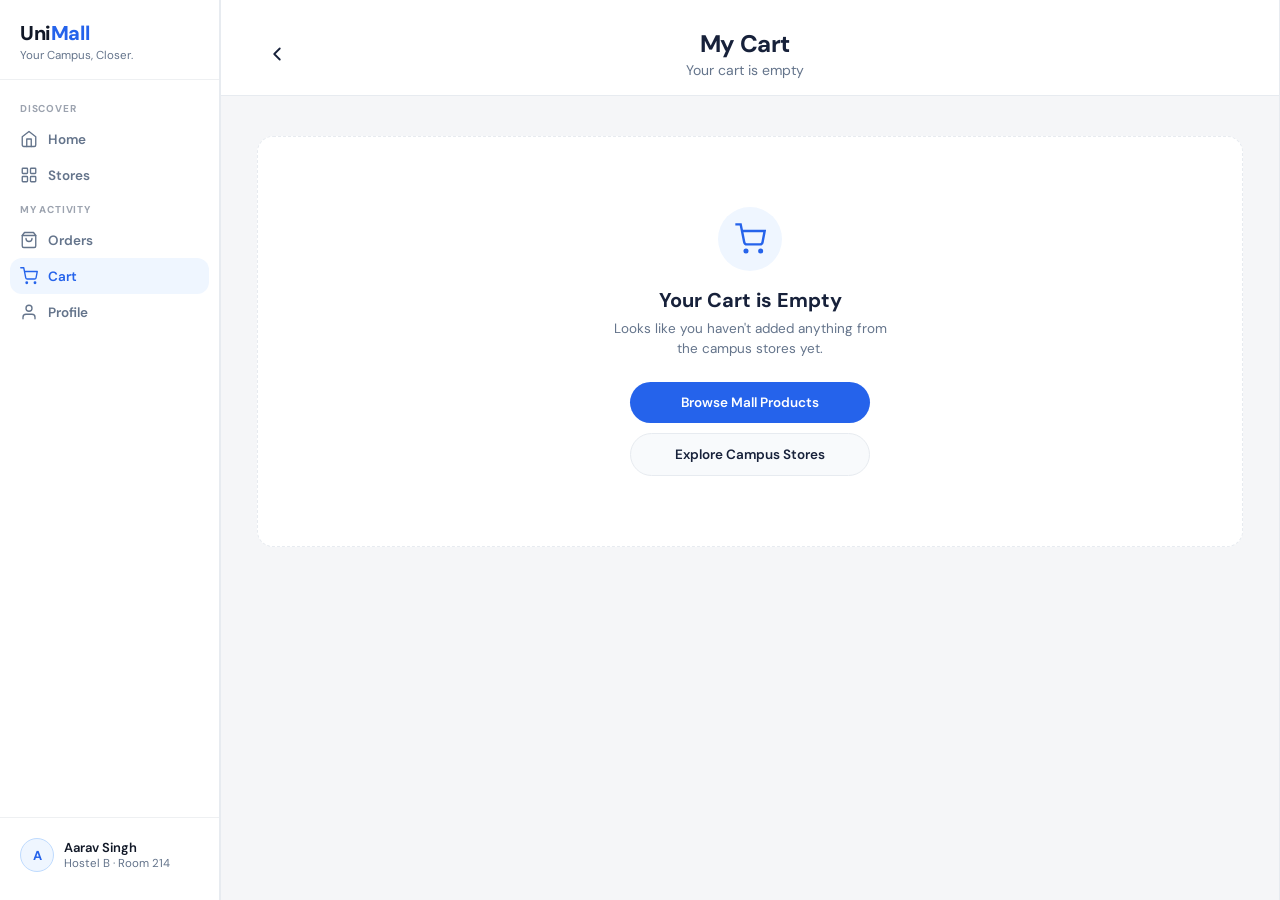
<file: cart.html>
<!DOCTYPE html>
<html lang="en">
<head>
  <meta charset="UTF-8" />
  <meta
    name="viewport"
    content="width=device-width, initial-scale=1.0, viewport-fit=cover"
  />

  <title>UniMall — My Cart</title>
  <meta name="theme-color" content="#0F172A" />
  <link rel="icon" type="image/png" href="faviicon.png" />
  <link rel="apple-touch-icon" href="faviicon.png" />

  <link rel="preconnect" href="https://fonts.googleapis.com">
  <link rel="preconnect" href="https://fonts.gstatic.com" crossorigin>
  <link
    href="https://fonts.googleapis.com/css2?family=DM+Sans:wght@400;500;600;700&display=swap"
    rel="stylesheet"
  >

  <link rel="stylesheet" href="css/styles.css">
  <link rel="stylesheet" href="cart.css">
</head>

<body>

  <div class="desktop-wrapper">

    <!-- SIDEBAR FOR PC / DESKTOP -->
    <aside class="sidebar" id="sidebar" aria-label="Site navigation">
      <div class="sidebar-brand">
        <div class="sidebar-wordmark">Uni<span>Mall</span></div>
        <div class="sidebar-tagline">Your Campus, Closer.</div>
      </div>

      <nav class="sidebar-nav" aria-label="Site navigation">
        <div class="sidebar-section-label">Discover</div>

        <a href="index.html" class="sidebar-item" id="sb-home">
          <svg viewBox="0 0 24 24" aria-hidden="true"><path d="m3 9 9-7 9 7v11a2 2 0 0 1-2 2H5a2 2 0 0 1-2-2z"/><polyline points="9 22 9 12 15 12 15 22"/></svg>
          Home
        </a>
        <a href="stores.html" class="sidebar-item" id="sb-stores">
          <svg viewBox="0 0 24 24" aria-hidden="true"><rect x="3" y="3" width="7" height="7" rx="1"/><rect x="14" y="3" width="7" height="7" rx="1"/><rect x="3" y="14" width="7" height="7" rx="1"/><rect x="14" y="14" width="7" height="7" rx="1"/></svg>
          Stores
        </a>

        <div class="sidebar-section-label">My Activity</div>

        <a href="orders.html" class="sidebar-item" id="sb-orders">
          <svg viewBox="0 0 24 24" aria-hidden="true"><path d="M6 2 3 6v14a2 2 0 0 0 2 2h14a2 2 0 0 0 2-2V6l-3-4z"/><line x1="3" y1="6" x2="21" y2="6"/><path d="M16 10a4 4 0 0 1-8 0"/></svg>
          Orders
        </a>
        <a href="cart.html" class="sidebar-item active" id="sb-cart" aria-current="page">
          <svg viewBox="0 0 24 24" aria-hidden="true"><circle cx="9" cy="21" r="1"/><circle cx="20" cy="21" r="1"/><path d="M1 1h4l2.68 13.39a2 2 0 0 0 2 1.61h9.72a2 2 0 0 0 2-1.61L23 6H6"/></svg>
          Cart
          <span class="sidebar-badge" data-cart aria-label="0 items in cart" style="display:none">0</span>
        </a>
        <a href="profile.html" class="sidebar-item" id="sb-profile">
          <svg viewBox="0 0 24 24" aria-hidden="true"><path d="M20 21v-2a4 4 0 0 0-4-4H8a4 4 0 0 0-4 4v2"/><circle cx="12" cy="7" r="4"/></svg>
          Profile
        </a>
      </nav>

      <div class="sidebar-footer">
        <a href="profile.html" class="sidebar-profile" id="sb-profile-footer">
          <div class="sidebar-avatar">A</div>
          <div class="sidebar-profile-info">
            <div class="sidebar-profile-name">Aarav Singh</div>
            <div class="sidebar-profile-role">Hostel B · Room 214</div>
          </div>
        </a>
      </div>
    </aside>

    <main class="app">

      <!-- HEADER -->
      <header class="cart-header fade-up">
        <button class="icon-button" id="backButton" aria-label="Go back">
          <svg viewBox="0 0 24 24">
            <path d="M15 18l-6-6 6-6"/>
          </svg>
        </button>

        <div class="header-title">
          <h1>My Cart</h1>
          <p id="cartSubtitle">Review your items & checkout</p>
        </div>

        <button class="clear-cart-btn" id="clearCartBtn" aria-label="Clear cart">
          Clear
        </button>
      </header>

      <!-- MAIN CART CONTENT (Shown when items exist) -->
      <div id="cartContentWrap" class="cart-content-wrap fade-up delay-1">

        <!-- LEFT COLUMN: Items, Fulfillment, Notes -->
        <div class="cart-left-col">
          <!-- ITEMS SECTION -->
          <section class="cart-items-section">
            <div class="section-label-row">
              <span class="section-label">Order Items</span>
              <span class="item-count-text" id="itemsCountBadge">0 items</span>
            </div>

            <div class="cart-items-list" id="cartItemsList">
              <!-- Injected via JavaScript -->
            </div>
          </section>

          <!-- FULFILLMENT METHOD -->
          <section class="cart-section fade-up delay-2">
            <div class="section-label">Fulfillment Choice</div>
            
            <div class="fulfillment-toggle-row">
              <button class="fulfillment-btn active" id="btnPickup" data-type="pickup">
                <span class="fulfillment-icon">📦</span>
                <div class="fulfillment-info">
                  <span class="fulfillment-title">Campus Pickup</span>
                  <span class="fulfillment-sub">Free · Ready in 10-15m</span>
                </div>
                <span class="fulfillment-badge">FREE</span>
              </button>

              <button class="fulfillment-btn" id="btnDelivery" data-type="delivery">
                <span class="fulfillment-icon">🛵</span>
                <div class="fulfillment-info">
                  <span class="fulfillment-title">Hostel Delivery</span>
                  <span class="fulfillment-sub">₹20 · Straight to room</span>
                </div>
                <span class="fulfillment-price">₹20</span>
              </button>
            </div>

            <!-- HOSTEL FORM (Shown only for delivery) -->
            <div class="hostel-form hidden" id="hostelDeliveryForm">
              <div class="form-row">
                <div class="form-field">
                  <label for="hostelInput">Hostel / Block</label>
                  <input type="text" id="hostelInput" placeholder="e.g. Hostel B" value="Hostel B">
                </div>
                <div class="form-field">
                  <label for="roomInput">Room No.</label>
                  <input type="text" id="roomInput" placeholder="e.g. 214" value="Room 214">
                </div>
              </div>
              <div class="campus-delivery-estimate" id="campusDeliveryEstimate">
                <span id="deliveryEstimateText"><strong>⚡ Express Delivery:</strong> ~15–20 mins to Hostel B</span>
              </div>
            </div>

            <!-- PICKUP POINT INFO (Shown for pickup) -->
            <div class="pickup-info-box" id="pickupInfoBox">
              <div class="pickup-location-row">
                <span class="loc-pin">📍</span>
                <div>
                  <strong>Ground Floor Pickup Station</strong>
                  <p>Near main university mall entrance</p>
                </div>
              </div>
            </div>
          </section>

          <!-- ORDER NOTES -->
          <section class="cart-section fade-up delay-2">
            <div class="section-label">Instructions / Note for Store</div>
            <textarea class="order-notes-input" id="orderNotesInput" placeholder="Add special instructions (e.g. less ice, extra sugar, call when near)..." rows="2"></textarea>
          </section>
        </div>

        <!-- RIGHT COLUMN: Promo, Bill Breakdown, Payment, Checkout Button -->
        <div class="cart-right-col">
          <!-- COUPON / PROMO CODE -->
          <section class="cart-section fade-up delay-2">
            <div class="section-label">Student Coupons & Promo</div>

            <div class="coupon-box" id="couponBox">
              <div class="coupon-input-wrap">
                <input type="text" id="couponInput" placeholder="Enter coupon code (e.g. CAMPUS10)" autocomplete="off">
                <button id="applyCouponBtn">Apply</button>
              </div>
              <div class="coupon-applied hidden" id="couponAppliedTag">
                <span class="coupon-tag-text" id="appliedCouponText">CAMPUS10 applied (10% OFF)</span>
                <button class="remove-coupon-btn" id="removeCouponBtn">✕</button>
              </div>
            </div>

            <div class="promo-chips-row">
              <button class="promo-chip" data-code="CAMPUS10">🏷️ CAMPUS10 (10% Off)</button>
              <button class="promo-chip" data-code="FREEDEL">🏷️ FREEDEL (Free Delivery)</button>
              <button class="promo-chip" data-code="STUDENT20">🏷️ STUDENT20 (₹20 Off)</button>
            </div>
          </section>

          <!-- BILL DETAILS -->
          <section class="cart-section bill-section fade-up delay-2">
            <div class="section-label">Bill Summary</div>

            <div class="bill-breakdown">
              <div class="bill-row">
                <span>Item Subtotal</span>
                <span id="billSubtotal">₹0</span>
              </div>
              <div class="bill-row">
                <span>Delivery Fee</span>
                <span id="billDeliveryFee">FREE</span>
              </div>
              <div class="bill-row hidden" id="billDiscountRow">
                <span class="discount-label">Coupon Discount</span>
                <span class="discount-val" id="billDiscount">-₹0</span>
              </div>
              <div class="bill-row">
                <span>Campus Handling & Packaging</span>
                <span id="billPackaging">₹5</span>
              </div>
              <div class="bill-row grand-total-row">
                <span>Total Payable</span>
                <span id="billGrandTotal">₹0</span>
              </div>
            </div>
          </section>

          <!-- PAYMENT METHOD -->
          <section class="cart-section fade-up delay-3">
            <div class="section-label">Payment Method <span class="test-badge">TEST MODE</span></div>

            <div class="payment-methods-grid">
              <label class="payment-method-card active">
                <input type="radio" name="paymentMethod" value="upi" checked>
                <div class="payment-content">
                  <span class="pay-icon">⚡</span>
                  <div class="pay-info">
                    <strong>UPI / QR</strong>
                    <p>Google Pay, PhonePe, Paytm</p>
                  </div>
                </div>
              </label>

              <label class="payment-method-card">
                <input type="radio" name="paymentMethod" value="card">
                <div class="payment-content">
                  <span class="pay-icon">💳</span>
                  <div class="pay-info">
                    <strong>Card</strong>
                    <p>Debit / Credit Card</p>
                  </div>
                </div>
              </label>

              <label class="payment-method-card">
                <input type="radio" name="paymentMethod" value="cod">
                <div class="payment-content">
                  <span class="pay-icon">💵</span>
                  <div class="pay-info">
                    <strong>Pay on Pickup / COD</strong>
                    <p>Cash at the counter</p>
                  </div>
                </div>
              </label>
            </div>
          </section>

          <!-- CHECKOUT ACTION BAR -->
          <div class="checkout-footer-bar">
            <div class="checkout-price-preview">
              <span class="preview-label">Grand Total</span>
              <span class="preview-price" id="checkoutFooterPrice">₹0</span>
            </div>
            <button class="place-order-btn" id="placeOrderBtn">
              <span>Place Order</span>
              <svg viewBox="0 0 24 24">
                <path d="M5 12h14M12 5l7 7-7 7"/>
              </svg>
            </button>
          </div>
        </div>

      </div>

      <!-- EMPTY STATE (Shown when cart is empty) -->
      <div class="empty-cart-state hidden fade-up" id="emptyCartState">
        <div class="empty-cart-icon">
          <svg viewBox="0 0 24 24" aria-hidden="true">
            <circle cx="9" cy="21" r="1"/>
            <circle cx="20" cy="21" r="1"/>
            <path d="M1 1h4l2.68 13.39a2 2 0 0 0 2 1.61h9.72a2 2 0 0 0 2-1.61L23 6H6"/>
          </svg>
        </div>
        <h2>Your Cart is Empty</h2>
        <p>Looks like you haven't added anything from the campus stores yet.</p>
        
        <div class="empty-actions">
          <a href="index.html" class="browse-btn-primary">Browse Mall Products</a>
          <a href="stores.html" class="browse-btn-secondary">Explore Campus Stores</a>
        </div>
      </div>

      <!-- TOAST NOTIFICATION -->
      <div class="cart-toast hidden" id="cartToast">
        <span class="toast-icon">✓</span>
        <span class="toast-message" id="toastMessage">Action completed</span>
      </div>

      <!-- ORDER PLACED EXCITEMENT POP-UP MODAL -->
      <div class="order-success-overlay" id="orderSuccessModal" style="display:none;" role="dialog" aria-modal="true">
        <div class="order-success-modal">
          <div class="success-icon-wrap">
            <span class="confetti-emoji">🎉</span>
          </div>
          <span class="success-badge">Order Confirmed!</span>
          <h2 class="success-title">Woohoo! Your order is in!</h2>
          <div class="success-order-id-pill" id="successOrderIdText">Order #UM1024</div>
          <p class="success-eta-text" id="successEtaText">
            🛵 Delivering to your room in ~15–20 mins
          </p>
          <div class="success-modal-actions">
            <button class="btn-track-success" id="btnTrackSuccess">
              <span>Track Live Order</span>
              <svg viewBox="0 0 24 24" width="16" height="16" fill="none" stroke="currentColor" stroke-width="2.5"><path d="M5 12h14M12 5l7 7-7 7"/></svg>
            </button>
            <a href="index.html" class="btn-continue-success">
              Back to Campus Stores
            </a>
          </div>
        </div>
      </div>

      <!-- BOTTOM NAVIGATION (Canonical across all pages) -->
      <nav class="bottom-nav" id="bottom-nav" aria-label="Main navigation">
        <a href="index.html" class="nav-item" id="nav-home" aria-label="Home">
          <div class="nav-icon-wrap">
            <svg viewBox="0 0 24 24" aria-hidden="true">
              <path d="m3 9 9-7 9 7v11a2 2 0 0 1-2 2H5a2 2 0 0 1-2-2z" />
              <polyline points="9 22 9 12 15 12 15 22" />
            </svg>
          </div>
          <span class="nav-label">Home</span>
        </a>

        <a href="stores.html" class="nav-item" id="nav-stores" aria-label="Stores">
          <div class="nav-icon-wrap">
            <svg viewBox="0 0 24 24" aria-hidden="true">
              <rect x="3" y="3" width="7" height="7" rx="1" />
              <rect x="14" y="3" width="7" height="7" rx="1" />
              <rect x="3" y="14" width="7" height="7" rx="1" />
              <rect x="14" y="14" width="7" height="7" rx="1" />
            </svg>
          </div>
          <span class="nav-label">Stores</span>
        </a>

        <a href="orders.html" class="nav-item" id="nav-orders" aria-label="Orders">
          <div class="nav-icon-wrap">
            <svg viewBox="0 0 24 24" aria-hidden="true">
              <path d="M6 2 3 6v14a2 2 0 0 0 2 2h14a2 2 0 0 0 2-2V6l-3-4z" />
              <line x1="3" y1="6" x2="21" y2="6" />
              <path d="M16 10a4 4 0 0 1-8 0" />
            </svg>
          </div>
          <span class="nav-label">Orders</span>
        </a>

        <a href="cart.html" class="nav-item active" id="nav-cart" aria-label="Cart" aria-current="page">
          <div class="nav-icon-wrap">
            <svg viewBox="0 0 24 24" aria-hidden="true">
              <circle cx="9" cy="21" r="1" />
              <circle cx="20" cy="21" r="1" />
              <path d="M1 1h4l2.68 13.39a2 2 0 0 0 2 1.61h9.72a2 2 0 0 0 2-1.61L23 6H6" />
            </svg>
            <span class="nav-badge" aria-label="0 items in cart" style="display:none">0</span>
          </div>
          <span class="nav-label">Cart</span>
        </a>

        <a href="profile.html" class="nav-item" id="nav-profile" aria-label="Profile">
          <div class="nav-icon-wrap">
            <svg viewBox="0 0 24 24" aria-hidden="true">
              <path d="M20 21v-2a4 4 0 0 0-4-4H8a4 4 0 0 0-4 4v2" />
              <circle cx="12" cy="7" r="4" />
            </svg>
          </div>
          <span class="nav-label">Profile</span>
        </a>
      </nav>

    </main>
  </div>

  <script src="js/config.js"></script>
  <script src="js/sound.js"></script>
  <script src="js/confetti.js"></script>
  <script src="js/data.js"></script>
  <script src="cart.js"></script>
</body>
</html>
</file>
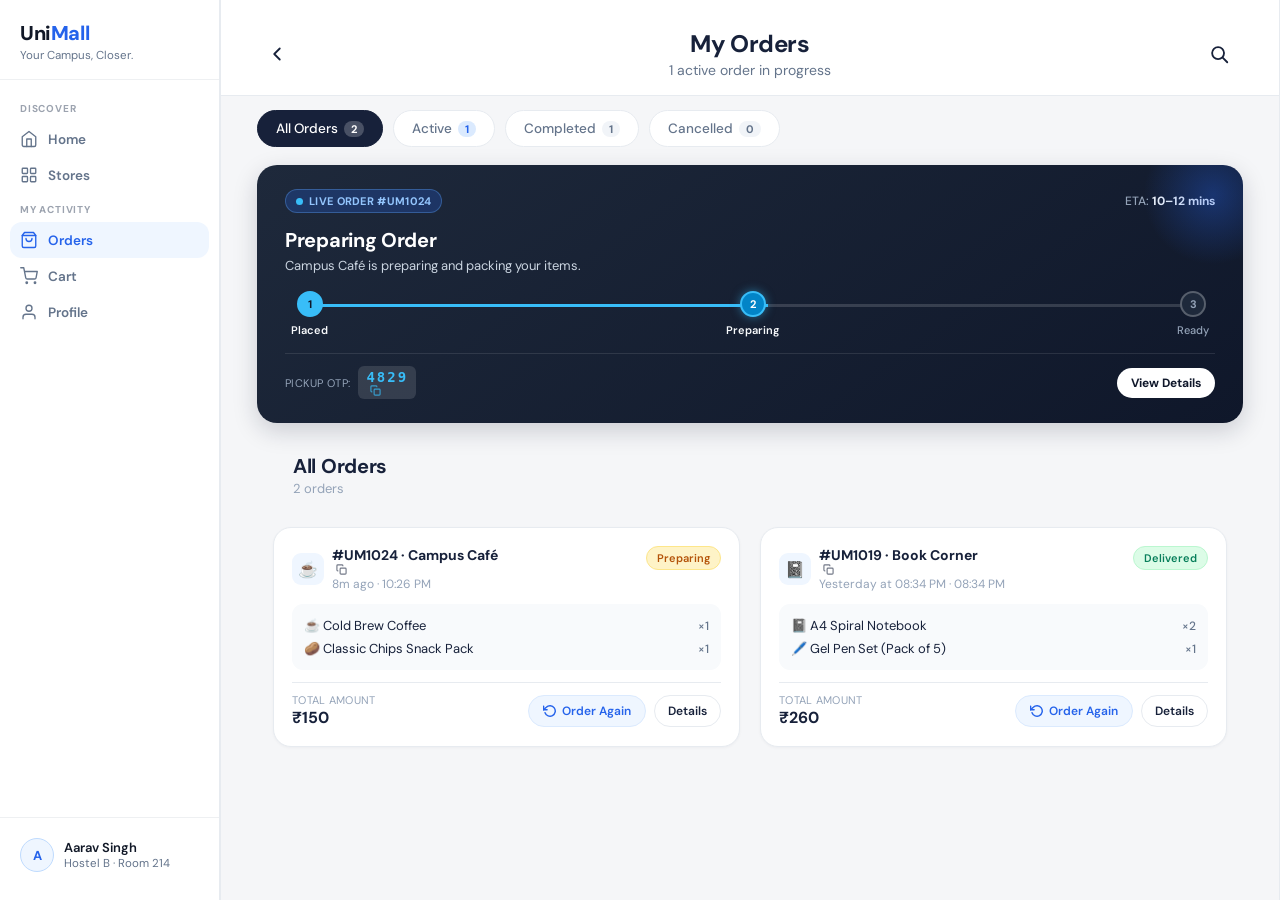
<file: orders.html>
<!DOCTYPE html>
<html lang="en">
<head>
  <meta charset="UTF-8" />
  <meta
    name="viewport"
    content="width=device-width, initial-scale=1.0, viewport-fit=cover"
  />

  <title>UniMall — My Orders</title>
  <meta name="theme-color" content="#0F172A" />
  <link rel="icon" type="image/png" href="faviicon.png" />
  <link rel="apple-touch-icon" href="faviicon.png" />

  <link rel="preconnect" href="https://fonts.googleapis.com">
  <link rel="preconnect" href="https://fonts.gstatic.com" crossorigin>
  <link
    href="https://fonts.googleapis.com/css2?family=DM+Sans:wght@400;500;600;700&display=swap"
    rel="stylesheet"
  >

  <link rel="stylesheet" href="css/styles.css">
  <link rel="stylesheet" href="orders.css">
</head>

<body>

  <div class="desktop-wrapper">

    <!-- SIDEBAR FOR PC / DESKTOP -->
    <aside class="sidebar" id="sidebar" aria-label="Site navigation">
      <div class="sidebar-brand">
        <div class="sidebar-wordmark">Uni<span>Mall</span></div>
        <div class="sidebar-tagline">Your Campus, Closer.</div>
      </div>

      <nav class="sidebar-nav" aria-label="Site navigation">
        <div class="sidebar-section-label">Discover</div>

        <a href="index.html" class="sidebar-item" id="sb-home">
          <svg viewBox="0 0 24 24" aria-hidden="true"><path d="m3 9 9-7 9 7v11a2 2 0 0 1-2 2H5a2 2 0 0 1-2-2z"/><polyline points="9 22 9 12 15 12 15 22"/></svg>
          Home
        </a>
        <a href="stores.html" class="sidebar-item" id="sb-stores">
          <svg viewBox="0 0 24 24" aria-hidden="true"><rect x="3" y="3" width="7" height="7" rx="1"/><rect x="14" y="3" width="7" height="7" rx="1"/><rect x="3" y="14" width="7" height="7" rx="1"/><rect x="14" y="14" width="7" height="7" rx="1"/></svg>
          Stores
        </a>

        <div class="sidebar-section-label">My Activity</div>

        <a href="orders.html" class="sidebar-item active" id="sb-orders" aria-current="page">
          <svg viewBox="0 0 24 24" aria-hidden="true"><path d="M6 2 3 6v14a2 2 0 0 0 2 2h14a2 2 0 0 0 2-2V6l-3-4z"/><line x1="3" y1="6" x2="21" y2="6"/><path d="M16 10a4 4 0 0 1-8 0"/></svg>
          Orders
        </a>
        <a href="cart.html" class="sidebar-item" id="sb-cart">
          <svg viewBox="0 0 24 24" aria-hidden="true"><circle cx="9" cy="21" r="1"/><circle cx="20" cy="21" r="1"/><path d="M1 1h4l2.68 13.39a2 2 0 0 0 2 1.61h9.72a2 2 0 0 0 2-1.61L23 6H6"/></svg>
          Cart
          <span class="sidebar-badge" data-cart aria-label="0 items in cart" style="display:none">0</span>
        </a>
        <a href="profile.html" class="sidebar-item" id="sb-profile">
          <svg viewBox="0 0 24 24" aria-hidden="true"><path d="M20 21v-2a4 4 0 0 0-4-4H8a4 4 0 0 0-4 4v2"/><circle cx="12" cy="7" r="4"/></svg>
          Profile
        </a>
      </nav>

      <div class="sidebar-footer">
        <a href="profile.html" class="sidebar-profile" id="sb-profile-footer">
          <div class="sidebar-avatar">A</div>
          <div class="sidebar-profile-info">
            <div class="sidebar-profile-name">Aarav Singh</div>
            <div class="sidebar-profile-role">Hostel B · Room 214</div>
          </div>
        </a>
      </div>
    </aside>

    <main class="app">

      <!-- HEADER -->
      <header class="orders-header fade-up">
        <button class="icon-button" id="backButton" aria-label="Go back">
          <svg viewBox="0 0 24 24">
            <path d="M15 18l-6-6 6-6"/>
          </svg>
        </button>

        <div class="header-title">
          <h1>My Orders</h1>
          <p id="ordersSubtitle">Track & manage your orders</p>
        </div>

        <button class="icon-button" id="searchToggle" aria-label="Search orders">
          <svg viewBox="0 0 24 24">
            <circle cx="11" cy="11" r="6.5"/>
            <path d="M16 16l5 5"/>
          </svg>
        </button>
      </header>

      <!-- SEARCH BAR -->
      <section class="search-section hidden" id="searchSection">
        <div class="search-box">
          <svg viewBox="0 0 24 24" aria-hidden="true">
            <circle cx="11" cy="11" r="6.5"/>
            <path d="M16 16l5 5"/>
          </svg>
          <input
            type="search"
            id="orderSearch"
            placeholder="Search by order ID, store, or item..."
            autocomplete="off"
          >
          <button id="clearSearch" aria-label="Clear search">×</button>
        </div>
      </section>

      <!-- STATUS TABS -->
      <section class="tabs-section fade-up delay-1">
        <div class="tabs-scroll" id="statusTabs">
          <button class="tab-chip active" data-tab="all">
            All Orders <span class="tab-count" id="countAll">0</span>
          </button>
          <button class="tab-chip" data-tab="active">
            Active <span class="tab-count active-count" id="countActive">0</span>
          </button>
          <button class="tab-chip" data-tab="delivered">
            Completed <span class="tab-count" id="countDelivered">0</span>
          </button>
          <button class="tab-chip" data-tab="cancelled">
            Cancelled <span class="tab-count" id="countCancelled">0</span>
          </button>
        </div>
      </section>

      <!-- LIVE ACTIVE ORDER HIGHLIGHT (Shown if active order exists) -->
      <section class="live-tracker-section hidden fade-up delay-2" id="liveTrackerSection">
        <div class="live-card" id="liveTrackerCard">
          <!-- Injected via JavaScript -->
        </div>
      </section>

      <!-- ORDERS LIST CONTAINER -->
      <section class="orders-section fade-up delay-2">
        <div class="section-header">
          <div>
            <h2 id="ordersSectionTitle">Recent Orders</h2>
            <span id="ordersSectionCount">Showing all orders</span>
          </div>
        </div>

        <!-- ORDER CARDS LIST -->
        <div class="orders-list" id="ordersList">
          <!-- Injected via JavaScript -->
        </div>

        <!-- EMPTY STATE -->
        <div class="empty-state hidden" id="emptyState">
          <div class="empty-icon">
            <svg viewBox="0 0 24 24" aria-hidden="true">
              <path d="M6 2 3 6v14a2 2 0 0 0 2 2h14a2 2 0 0 0 2-2V6l-3-4z"/>
              <line x1="3" y1="6" x2="21" y2="6"/>
              <path d="M16 10a4 4 0 0 1-8 0"/>
            </svg>
          </div>
          <h3 id="emptyTitle">No orders found</h3>
          <p id="emptySub">You have not placed any orders matching this filter yet.</p>
          <div class="empty-actions">
            <a href="index.html" class="primary-action-btn">Browse Mall</a>
            <a href="stores.html" class="secondary-action-btn">Explore Stores</a>
          </div>
        </div>
      </section>

      <!-- ORDER DETAIL MODAL -->
      <div class="order-modal-backdrop hidden" id="orderModalBackdrop">
        <div class="order-modal-sheet" id="orderModalSheet" role="dialog" aria-modal="true" aria-label="Order Details">
          <div class="modal-drag-bar"></div>
          <div class="modal-header">
            <div>
              <div class="modal-order-id" id="modalOrderId">#UM1024</div>
              <div class="modal-order-date" id="modalOrderDate">Today at 2:30 PM</div>
            </div>
            <button class="modal-close-btn" id="modalCloseBtn" aria-label="Close details">×</button>
          </div>

          <div class="modal-body" id="modalBody">
            <!-- Dynamic Content Injected via JS -->
          </div>
        </div>
      </div>

      <!-- TOAST NOTIFICATION -->
      <div class="order-toast hidden" id="orderToast">
        <span class="toast-icon">✓</span>
        <span class="toast-message" id="toastMessage">Action completed</span>
      </div>

      <!-- BOTTOM NAVIGATION (Canonical across all pages) -->
      <nav class="bottom-nav" id="bottom-nav" aria-label="Main navigation">
        <a href="index.html" class="nav-item" id="nav-home" aria-label="Home">
          <div class="nav-icon-wrap">
            <svg viewBox="0 0 24 24" aria-hidden="true">
              <path d="m3 9 9-7 9 7v11a2 2 0 0 1-2 2H5a2 2 0 0 1-2-2z" />
              <polyline points="9 22 9 12 15 12 15 22" />
            </svg>
          </div>
          <span class="nav-label">Home</span>
        </a>

        <a href="stores.html" class="nav-item" id="nav-stores" aria-label="Stores">
          <div class="nav-icon-wrap">
            <svg viewBox="0 0 24 24" aria-hidden="true">
              <rect x="3" y="3" width="7" height="7" rx="1" />
              <rect x="14" y="3" width="7" height="7" rx="1" />
              <rect x="3" y="14" width="7" height="7" rx="1" />
              <rect x="14" y="14" width="7" height="7" rx="1" />
            </svg>
          </div>
          <span class="nav-label">Stores</span>
        </a>

        <a href="orders.html" class="nav-item active" id="nav-orders" aria-label="Orders" aria-current="page">
          <div class="nav-icon-wrap">
            <svg viewBox="0 0 24 24" aria-hidden="true">
              <path d="M6 2 3 6v14a2 2 0 0 0 2 2h14a2 2 0 0 0 2-2V6l-3-4z" />
              <line x1="3" y1="6" x2="21" y2="6" />
              <path d="M16 10a4 4 0 0 1-8 0" />
            </svg>
          </div>
          <span class="nav-label">Orders</span>
        </a>

        <a href="cart.html" class="nav-item" id="nav-cart" aria-label="Cart">
          <div class="nav-icon-wrap">
            <svg viewBox="0 0 24 24" aria-hidden="true">
              <circle cx="9" cy="21" r="1" />
              <circle cx="20" cy="21" r="1" />
              <path d="M1 1h4l2.68 13.39a2 2 0 0 0 2 1.61h9.72a2 2 0 0 0 2-1.61L23 6H6" />
            </svg>
            <span class="nav-badge" aria-label="0 items in cart" style="display:none">0</span>
          </div>
          <span class="nav-label">Cart</span>
        </a>

        <a href="profile.html" class="nav-item" id="nav-profile" aria-label="Profile">
          <div class="nav-icon-wrap">
            <svg viewBox="0 0 24 24" aria-hidden="true">
              <path d="M20 21v-2a4 4 0 0 0-4-4H8a4 4 0 0 0-4 4v2" />
              <circle cx="12" cy="7" r="4" />
            </svg>
          </div>
          <span class="nav-label">Profile</span>
        </a>
      </nav>

    </main>
  </div>

  <script src="js/config.js"></script>
  <script src="js/sound.js"></script>
  <script src="orders.js"></script>
</body>
</html>
</file>
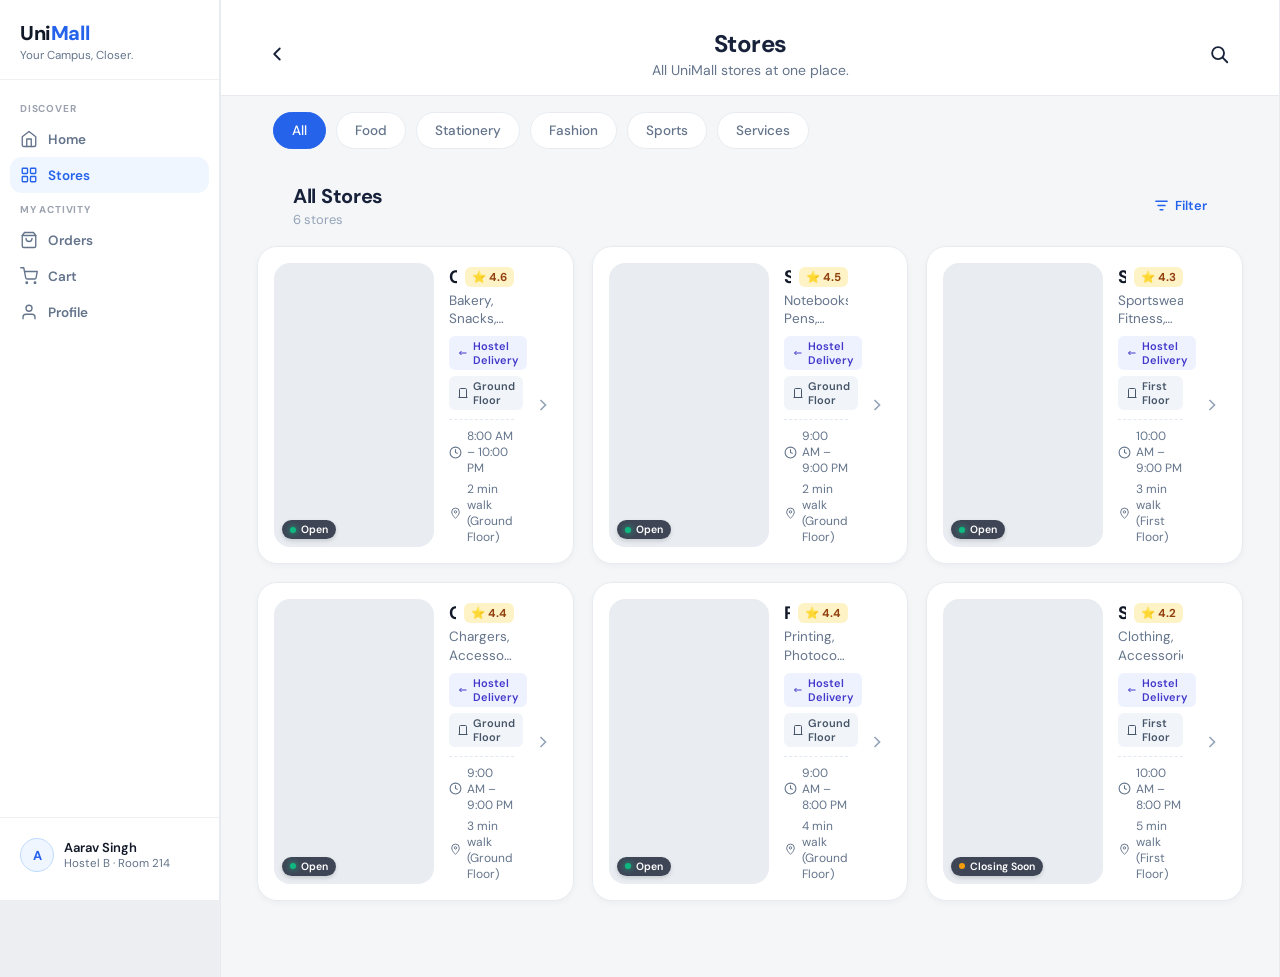
<file: stores.html>
<!DOCTYPE html>
<html lang="en">
<head>
  <meta charset="UTF-8" />
  <meta
    name="viewport"
    content="width=device-width, initial-scale=1.0, viewport-fit=cover"
  />

  <title>UniMall — Stores</title>
  <meta name="theme-color" content="#0F172A" />
  <link rel="icon" type="image/png" href="faviicon.png" />
  <link rel="apple-touch-icon" href="faviicon.png" />

  <link rel="preconnect" href="https://fonts.googleapis.com">
  <link rel="preconnect" href="https://fonts.gstatic.com" crossorigin>
  <link
    href="https://fonts.googleapis.com/css2?family=DM+Sans:wght@400;500;600;700&display=swap"
    rel="stylesheet"
  >

  <link rel="stylesheet" href="css/styles.css">
  <link rel="stylesheet" href="stores.css">
</head>

<body>

  <div class="desktop-wrapper">

    <!-- SIDEBAR FOR PC / DESKTOP -->
    <aside class="sidebar" id="sidebar" aria-label="Site navigation">
      <div class="sidebar-brand">
        <div class="sidebar-wordmark">Uni<span>Mall</span></div>
        <div class="sidebar-tagline">Your Campus, Closer.</div>
      </div>

      <nav class="sidebar-nav" aria-label="Site navigation">
        <div class="sidebar-section-label">Discover</div>

        <a href="index.html" class="sidebar-item" id="sb-home">
          <svg viewBox="0 0 24 24" aria-hidden="true"><path d="m3 9 9-7 9 7v11a2 2 0 0 1-2 2H5a2 2 0 0 1-2-2z"/><polyline points="9 22 9 12 15 12 15 22"/></svg>
          Home
        </a>
        <a href="stores.html" class="sidebar-item active" id="sb-stores" aria-current="page">
          <svg viewBox="0 0 24 24" aria-hidden="true"><rect x="3" y="3" width="7" height="7" rx="1"/><rect x="14" y="3" width="7" height="7" rx="1"/><rect x="3" y="14" width="7" height="7" rx="1"/><rect x="14" y="14" width="7" height="7" rx="1"/></svg>
          Stores
        </a>

        <div class="sidebar-section-label">My Activity</div>

        <a href="orders.html" class="sidebar-item" id="sb-orders">
          <svg viewBox="0 0 24 24" aria-hidden="true"><path d="M6 2 3 6v14a2 2 0 0 0 2 2h14a2 2 0 0 0 2-2V6l-3-4z"/><line x1="3" y1="6" x2="21" y2="6"/><path d="M16 10a4 4 0 0 1-8 0"/></svg>
          Orders
        </a>
        <a href="cart.html" class="sidebar-item" id="sb-cart">
          <svg viewBox="0 0 24 24" aria-hidden="true"><circle cx="9" cy="21" r="1"/><circle cx="20" cy="21" r="1"/><path d="M1 1h4l2.68 13.39a2 2 0 0 0 2 1.61h9.72a2 2 0 0 0 2-1.61L23 6H6"/></svg>
          Cart
          <span class="sidebar-badge" data-cart aria-label="0 items in cart" style="display:none">0</span>
        </a>
        <a href="profile.html" class="sidebar-item" id="sb-profile">
          <svg viewBox="0 0 24 24" aria-hidden="true"><path d="M20 21v-2a4 4 0 0 0-4-4H8a4 4 0 0 0-4 4v2"/><circle cx="12" cy="7" r="4"/></svg>
          Profile
        </a>
      </nav>

      <div class="sidebar-footer">
        <a href="profile.html" class="sidebar-profile" id="sb-profile-footer">
          <div class="sidebar-avatar">A</div>
          <div class="sidebar-profile-info">
            <div class="sidebar-profile-name">Aarav Singh</div>
            <div class="sidebar-profile-role">Hostel B · Room 214</div>
          </div>
        </a>
      </div>
    </aside>

    <main class="app">

      <!-- HEADER -->
      <header class="stores-header fade-up">

        <button class="icon-button" id="backButton" aria-label="Go back">
          <svg viewBox="0 0 24 24">
            <path d="M15 18l-6-6 6-6"/>
          </svg>
        </button>

        <div class="header-title">
          <h1>Stores</h1>
          <p>All UniMall stores at one place.</p>
        </div>

        <button class="icon-button" id="searchToggle" aria-label="Search stores">
          <svg viewBox="0 0 24 24">
            <circle cx="11" cy="11" r="6.5"/>
            <path d="M16 16l5 5"/>
          </svg>
        </button>

      </header>


      <!-- SEARCH -->
      <section class="search-section hidden" id="searchSection">

        <div class="search-box">

          <svg viewBox="0 0 24 24">
            <circle cx="11" cy="11" r="6.5"/>
            <path d="M16 16l5 5"/>
          </svg>

          <input
            type="search"
            id="storeSearch"
            placeholder="Search stores..."
            autocomplete="off"
          >

          <button id="clearSearch" aria-label="Clear search">
            ×
          </button>

        </div>

      </section>


      <!-- CATEGORY FILTER -->
      <section class="category-section fade-up delay-1">

        <div class="category-scroll" id="categoryFilters">

          <button class="filter-chip active" data-category="all">
            All
          </button>

          <button class="filter-chip" data-category="food">
            Food
          </button>

          <button class="filter-chip" data-category="stationery">
            Stationery
          </button>

          <button class="filter-chip" data-category="fashion">
            Fashion
          </button>

          <button class="filter-chip" data-category="sports">
            Sports
          </button>

          <button class="filter-chip" data-category="services">
            Services
          </button>

        </div>

      </section>


      <!-- STORE LIST -->
      <section class="store-section fade-up delay-2">

        <div class="section-header">

          <div>
            <h2 id="resultsTitle">All Stores</h2>
            <span id="storeCount">6 stores</span>
          </div>

          <button class="filter-button" id="filterButton">
            <svg viewBox="0 0 24 24">
              <path d="M4 6h16M7 12h10M10 18h4"/>
            </svg>
            Filter
          </button>

        </div>


        <div class="store-list" id="storeList"></div>


        <!-- EMPTY STATE -->
        <div class="empty-state hidden" id="emptyState">

          <div class="empty-icon">
            <svg viewBox="0 0 24 24">
              <circle cx="11" cy="11" r="6.5"/>
              <path d="M16 16l5 5"/>
            </svg>
          </div>

          <h3>No stores found</h3>

          <p>
            Try a different search or clear your filters.
          </p>

          <div class="empty-actions">

            <button class="secondary-button" id="clearFilters">
              Clear Filters
            </button>

            <button class="primary-button" id="viewAll">
              View All Stores
            </button>

          </div>

        </div>

      </section>


      <!-- FILTER BOTTOM SHEET -->
      <div class="sheet-backdrop hidden" id="sheetBackdrop"></div>

      <aside class="filter-sheet" id="filterSheet">

        <div class="sheet-handle"></div>

        <div class="sheet-header">
          <h2>Filter & Sort</h2>

          <button id="closeSheet" class="close-button">
            ×
          </button>
        </div>


        <div class="filter-group">

          <h3>Category</h3>

          <div class="sheet-chips">

            <button class="sheet-chip active" data-sheet-category="all">
              All
            </button>

            <button class="sheet-chip" data-sheet-category="food">
              Food & Beverages
            </button>

            <button class="sheet-chip" data-sheet-category="stationery">
              Stationery
            </button>

            <button class="sheet-chip" data-sheet-category="fashion">
              Fashion
            </button>

            <button class="sheet-chip" data-sheet-category="electronics">
              Electronics
            </button>

            <button class="sheet-chip" data-sheet-category="sports">
              Sports
            </button>

            <button class="sheet-chip" data-sheet-category="services">
              Services
            </button>

          </div>

        </div>


        <div class="filter-group">

          <h3>Status</h3>

          <div class="sheet-chips">

            <button class="status-chip active" data-status="all">
              All
            </button>

            <button class="status-chip" data-status="open">
              Open Now
            </button>

            <button class="status-chip" data-status="closing">
              Closing Soon
            </button>

            <button class="status-chip" data-status="closed">
              Closed
            </button>

          </div>

        </div>


        <div class="filter-group">

          <h3>Sort by</h3>

          <div class="sheet-chips">

            <button class="sort-chip active" data-sort="distance">
              Distance
            </button>

            <button class="sort-chip" data-sort="name">
              A–Z
            </button>

            <button class="sort-chip" data-sort="rating">
              Rating
            </button>

            <button class="sort-chip" data-sort="popular">
              Most Popular
            </button>

          </div>

        </div>


        <button class="apply-button" id="applyFilters">
          Apply Filters
        </button>

      </aside>


      <!-- BOTTOM NAVIGATION -->
      <nav class="bottom-nav" id="bottom-nav" aria-label="Main navigation">

        <a href="index.html" class="nav-item" id="nav-home" aria-label="Home">
          <div class="nav-icon-wrap">
            <svg viewBox="0 0 24 24" aria-hidden="true">
              <path d="m3 9 9-7 9 7v11a2 2 0 0 1-2 2H5a2 2 0 0 1-2-2z" />
              <polyline points="9 22 9 12 15 12 15 22" />
            </svg>
          </div>
          <span class="nav-label">Home</span>
        </a>

        <a href="stores.html" class="nav-item active" id="nav-stores" aria-label="Stores" aria-current="page">
          <div class="nav-icon-wrap">
            <svg viewBox="0 0 24 24" aria-hidden="true">
              <rect x="3" y="3" width="7" height="7" rx="1" />
              <rect x="14" y="3" width="7" height="7" rx="1" />
              <rect x="3" y="14" width="7" height="7" rx="1" />
              <rect x="14" y="14" width="7" height="7" rx="1" />
            </svg>
          </div>
          <span class="nav-label">Stores</span>
        </a>

        <a href="orders.html" class="nav-item" id="nav-orders" aria-label="Orders">
          <div class="nav-icon-wrap">
            <svg viewBox="0 0 24 24" aria-hidden="true">
              <path d="M6 2 3 6v14a2 2 0 0 0 2 2h14a2 2 0 0 0 2-2V6l-3-4z" />
              <line x1="3" y1="6" x2="21" y2="6" />
              <path d="M16 10a4 4 0 0 1-8 0" />
            </svg>
          </div>
          <span class="nav-label">Orders</span>
        </a>

        <a href="cart.html" class="nav-item" id="nav-cart" aria-label="Cart">
          <div class="nav-icon-wrap">
            <svg viewBox="0 0 24 24" aria-hidden="true">
              <circle cx="9" cy="21" r="1" />
              <circle cx="20" cy="21" r="1" />
              <path d="M1 1h4l2.68 13.39a2 2 0 0 0 2 1.61h9.72a2 2 0 0 0 2-1.61L23 6H6" />
            </svg>
            <span class="nav-badge" aria-label="0 items in cart" style="display:none">0</span>
          </div>
          <span class="nav-label">Cart</span>
        </a>

        <a href="profile.html" class="nav-item" id="nav-profile" aria-label="Profile">
          <div class="nav-icon-wrap">
            <svg viewBox="0 0 24 24" aria-hidden="true">
              <path d="M20 21v-2a4 4 0 0 0-4-4H8a4 4 0 0 0-4 4v2" />
              <circle cx="12" cy="7" r="4" />
            </svg>
          </div>
          <span class="nav-label">Profile</span>
        </a>

      </nav>

    </main>
  </div>

  <script src="js/config.js"></script>
  <script src="js/sound.js"></script>
  <script src="stores.js"></script>

</body>
</html>
</file>
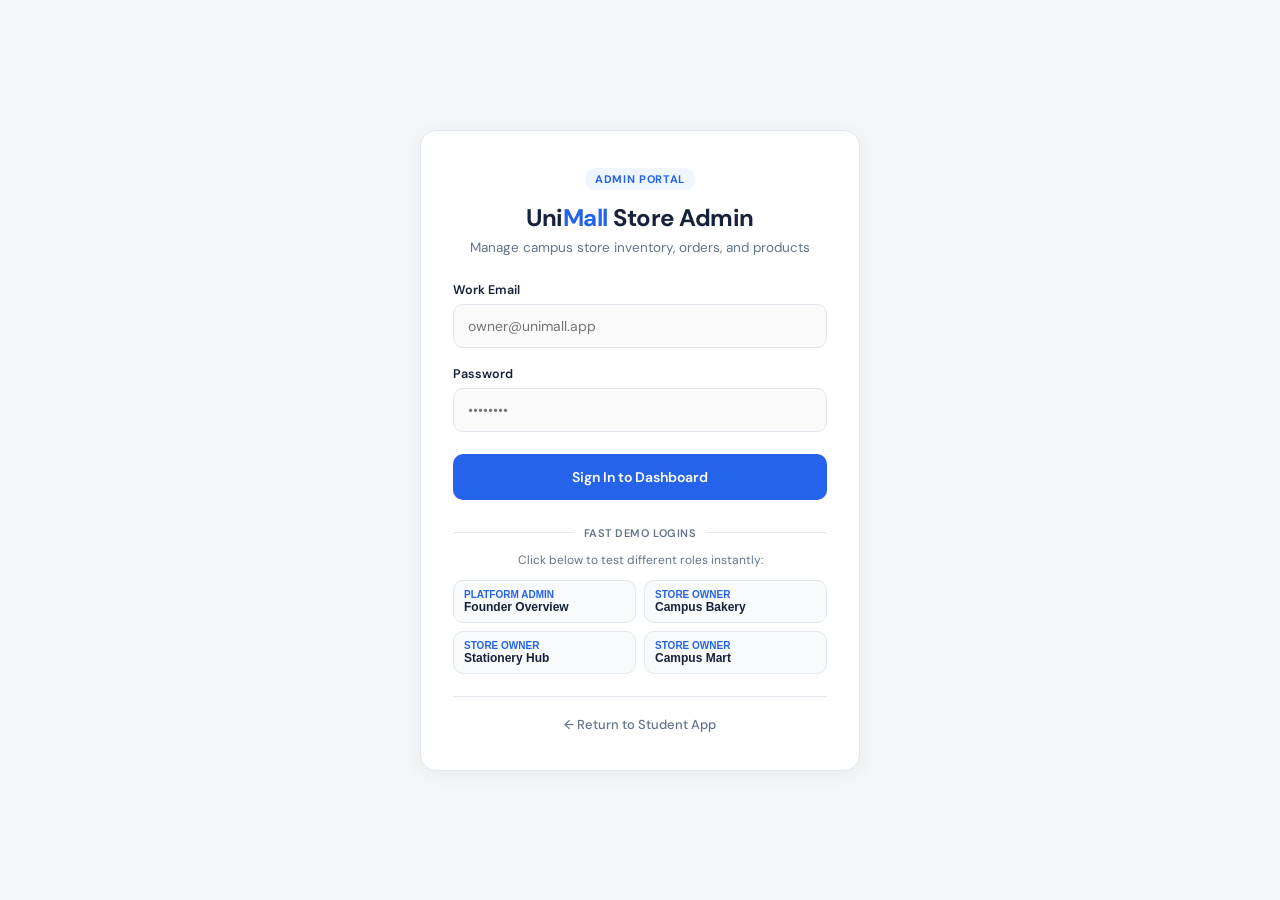
<file: admin/login.html>
<!DOCTYPE html>
<html lang="en">
<head>
  <meta charset="UTF-8" />
  <meta name="viewport" content="width=device-width, initial-scale=1.0, viewport-fit=cover" />
  <title>UniMall Store Admin — Sign In</title>
  <link rel="icon" type="image/png" href="../faviicon.png" />
  <link rel="apple-touch-icon" href="../faviicon.png" />
  <meta name="theme-color" content="#0F172A" />
  <link rel="preconnect" href="https://fonts.googleapis.com" />
  <link rel="preconnect" href="https://fonts.gstatic.com" crossorigin />
  <link href="https://fonts.googleapis.com/css2?family=DM+Sans:ital,opsz,wght@0,9..40,400;0,9..40,500;0,9..40,600;0,9..40,700&display=swap" rel="stylesheet" />
  <link rel="stylesheet" href="login.css" />
</head>
<body>

  <div class="login-container">
    <div class="login-card">
      <div class="brand-header">
        <div class="brand-badge">Admin Portal</div>
        <h1 class="brand-title">Uni<span>Mall</span> Store Admin</h1>
        <p class="brand-subtitle">Manage campus store inventory, orders, and products</p>
      </div>

      <div id="error-alert" class="alert-box error hidden" role="alert"></div>

      <form id="admin-login-form" class="login-form">
        <div class="form-group">
          <label for="email">Work Email</label>
          <input type="email" id="email" name="email" placeholder="owner@unimall.app" required autocomplete="username" />
        </div>

        <div class="form-group">
          <label for="password">Password</label>
          <input type="password" id="password" name="password" placeholder="••••••••" required autocomplete="current-password" />
        </div>

        <button type="submit" id="submit-btn" class="btn-primary">
          <span class="btn-text">Sign In to Dashboard</span>
          <span class="spinner hidden"></span>
        </button>
      </form>

      <div class="demo-section">
        <div class="demo-divider"><span>Fast Demo Logins</span></div>
        <p class="demo-hint">Click below to test different roles instantly:</p>
        <div class="demo-buttons-grid">
          <button type="button" class="btn-demo" data-email="admin@unimall.app" data-pass="admin123">
            <span class="demo-role">Platform Admin</span>
            <span class="demo-name">Founder Overview</span>
          </button>
          <button type="button" class="btn-demo" data-email="bakery@unimall.app" data-pass="bakery123">
            <span class="demo-role">Store Owner</span>
            <span class="demo-name">Campus Bakery</span>
          </button>
          <button type="button" class="btn-demo" data-email="stationery@unimall.app" data-pass="stationery123">
            <span class="demo-role">Store Owner</span>
            <span class="demo-name">Stationery Hub</span>
          </button>
          <button type="button" class="btn-demo" data-email="mart@unimall.app" data-pass="mart123">
            <span class="demo-role">Store Owner</span>
            <span class="demo-name">Campus Mart</span>
          </button>
        </div>
      </div>

      <div class="login-footer">
        <a href="../index.html" class="back-link">← Return to Student App</a>
      </div>
    </div>
  </div>

  <script src="../js/config.js"></script>
  <script src="login.js"></script>
</body>
</html>
</file>
<file: css/styles.css>
/* ═══════════════════════════════════════════════════════════
   UniMall — Canonical Design System & Styles
   css/styles.css
   ═══════════════════════════════════════════════════════════ */

/* ─── 1. DESIGN TOKENS ───────────────────────────────────── */
:root {
  --accent:         #2563EB;
  --accent-light:   #EFF6FF;
  --accent-mid:     #BFDBFE;
  --accent-dark:    #1D4ED8;
  --blue:           #2563EB;
  --blue-soft:      #EFF6FF;
  --blue-border:    #DBEAFE;

  --bg:             #F5F6F8;
  --background:     #F5F6F8;
  --surface:        #FFFFFF;
  --surface-2:      #F0F2F5;
  --surface-soft:   #F9FAFB;

  --text-primary:   #111827;
  --text-secondary: #4B5563;
  --text-tertiary:  #9CA3AF;
  --text-muted:     #6B7280;
  --text-light:     #9CA3AF;
  --text:           #111827;

  --border:         rgba(0, 0, 0, 0.07);
  --border-light:   #EEF0F2;
  --border-strong:  rgba(0, 0, 0, 0.12);

  --radius-xs:    6px;
  --radius-sm:    8px;
  --radius-md:    12px;
  --radius-lg:    16px;
  --radius-xl:    20px;
  --radius-full:  999px;
  --radius-pill:  999px;

  --shadow-xs: 0 1px 2px rgba(0, 0, 0, 0.04);
  --shadow-sm: 0 1px 4px rgba(0, 0, 0, 0.05), 0 2px 8px rgba(0, 0, 0, 0.03);
  --shadow-md: 0 4px 14px rgba(0, 0, 0, 0.06), 0 2px 6px rgba(0, 0, 0, 0.03);
  --shadow-lg: 0 10px 25px rgba(0, 0, 0, 0.08);

  --sidebar-w: 220px;
  --px: 16px;
  --nav-h: 68px;
  --nav-height: 68px;
  --content-width: 480px;
  --transition: 150ms cubic-bezier(0.4, 0, 0.2, 1);
}

/* ─── 2. RESET & BASE ────────────────────────────────────── */
*, *::before, *::after {
  box-sizing: border-box;
  margin: 0;
  padding: 0;
}

html {
  font-size: 16px;
  scroll-behavior: smooth;
  -webkit-text-size-adjust: 100%;
}

body {
  min-height: 100vh;
  background: var(--bg);
  color: var(--text-primary);
  font-family: 'DM Sans', system-ui, -apple-system, sans-serif;
  -webkit-font-smoothing: antialiased;
  -moz-osx-font-smoothing: grayscale;
  overflow-x: hidden;
}

button, input, textarea, select {
  font: inherit;
}

button {
  border: 0;
  background: none;
  color: inherit;
  cursor: pointer;
  -webkit-tap-highlight-color: transparent;
}

button:disabled {
  cursor: not-allowed;
  opacity: 0.6;
}

img {
  display: block;
  max-width: 100%;
  height: auto;
}

svg {
  display: block;
  flex-shrink: 0;
}

a {
  color: inherit;
  text-decoration: none;
}

/* Sleek custom scrollbars */
::-webkit-scrollbar {
  width: 6px;
  height: 6px;
}
::-webkit-scrollbar-track {
  background: transparent;
}
::-webkit-scrollbar-thumb {
  background: rgba(148, 163, 184, 0.4);
  border-radius: 999px;
}
::-webkit-scrollbar-thumb:hover {
  background: rgba(100, 116, 139, 0.7);
}

/* Subtle tactile button scale */
button:active:not(:disabled) {
  transform: scale(0.975);
  transition: transform 0.08s ease;
}

/* ─── 3. APP LAYOUT — MOBILE SHELL ───────────────────────── */
.shell, #app {
  max-width: var(--content-width);
  min-height: 100vh;
  margin: 0 auto;
  background: var(--bg);
  position: relative;
  overflow-x: hidden;
}

.desktop-wrapper {
  display: contents; /* transparent on mobile */
}

.sidebar {
  display: none; /* hidden on mobile */
}

.main-content {
  flex: 1;
  min-width: 0;
}

.page-scroll {
  padding-bottom: calc(var(--nav-h) + 16px);
  padding-top: env(safe-area-inset-top, 0px);
}

.status-bar {
  height: 8px;
  background: var(--surface);
}

.page-body {
  padding: 12px 0 0;
}

/* ─── 4. HEADER ──────────────────────────────────────────── */
.header, .app-header {
  background: var(--surface);
  padding: 14px var(--px) 12px;
  display: flex;
  align-items: center;
  justify-content: space-between;
  border-bottom: 1px solid var(--border);
  position: sticky;
  top: 0;
  z-index: 50;
}

.header-brand, .brand {
  display: flex;
  flex-direction: column;
}

.header-wordmark, .brand-name {
  font-size: 24px;
  font-weight: 800;
  color: var(--text-primary);
  letter-spacing: -0.6px;
  line-height: 1.1;
}

.header-wordmark span, .brand-name span {
  color: var(--accent);
}

.header-tagline, .brand-tagline {
  font-size: 11.5px;
  color: var(--text-muted);
  margin-top: 1px;
  font-weight: 500;
}

.header-actions {
  display: flex;
  align-items: center;
  gap: 10px;
}

.icon-btn, .header-icon-button {
  width: 40px;
  height: 40px;
  border-radius: var(--radius-full);
  border: 1px solid var(--border);
  background: var(--surface);
  display: flex;
  align-items: center;
  justify-content: center;
  cursor: pointer;
  transition: background var(--transition), transform var(--transition);
  position: relative;
  box-shadow: var(--shadow-xs);
}

.icon-btn:hover, .header-icon-button:hover { background: var(--surface-2); }
.icon-btn:active, .header-icon-button:active { transform: scale(0.95); }

.icon-btn svg, .header-icon-button svg {
  width: 20px;
  height: 20px;
  stroke: var(--text-primary);
  fill: none;
  stroke-width: 1.8;
  stroke-linecap: round;
  stroke-linejoin: round;
}

.notif-dot, .notification-dot {
  position: absolute;
  top: 8px;
  right: 8px;
  width: 7.5px;
  height: 7.5px;
  background: #EF4444;
  border-radius: 50%;
  border: 1.5px solid var(--surface);
}

.avatar-btn, .avatar-button {
  width: 40px;
  height: 40px;
  border-radius: 50%;
  background: var(--accent-light);
  border: 1.5px solid var(--accent-mid);
  display: flex;
  align-items: center;
  justify-content: center;
  cursor: pointer;
  font-weight: 700;
  font-size: 14.5px;
  color: var(--accent);
  transition: background var(--transition), transform var(--transition);
}

.avatar-btn:hover, .avatar-button:hover { background: #DBEAFE; }
.avatar-btn:active, .avatar-button:active { transform: scale(0.95); }

/* ─── 5. SEARCH ──────────────────────────────────────────── */
.search-section, .home-search-section {
  background: var(--surface);
  padding: 6px var(--px) 14px;
}

.search-bar, .home-search {
  display: flex;
  align-items: center;
  gap: 10px;
  background: var(--surface-2);
  border-radius: var(--radius-lg);
  padding: 0 14px;
  height: 48px;
  border: 1.5px solid transparent;
  box-shadow: var(--shadow-xs);
  transition: border-color var(--transition), box-shadow var(--transition), background var(--transition);
}

.search-bar:focus-within, .home-search:focus-within {
  border-color: var(--accent);
  background: var(--surface);
  box-shadow: 0 0 0 3px rgba(37, 99, 235, 0.08);
}

.search-bar svg.search-icon, .home-search > svg {
  width: 20px;
  height: 20px;
  stroke: var(--text-tertiary);
  fill: none;
  stroke-width: 2;
  stroke-linecap: round;
  stroke-linejoin: round;
}

.search-bar input, .home-search input {
  flex: 1;
  border: none;
  background: transparent;
  font-family: inherit;
  font-size: 14.5px;
  color: var(--text-primary);
  outline: none;
}

.search-bar input::placeholder, .home-search input::placeholder {
  color: var(--text-tertiary);
}

.scan-btn, .home-search button {
  background: none;
  border: none;
  cursor: pointer;
  padding: 4px;
  display: flex;
  align-items: center;
  justify-content: center;
  border-radius: var(--radius-sm);
  color: var(--text-secondary);
  transition: background var(--transition);
}

.scan-btn:hover, .home-search button:hover { background: rgba(0, 0, 0, 0.05); }

.scan-btn svg, .home-search button svg {
  width: 20px;
  height: 20px;
  stroke: currentColor;
  fill: none;
  stroke-width: 1.8;
  stroke-linecap: round;
  stroke-linejoin: round;
}

/* ─── 6. CLASS TO CART BANNER ────────────────────────────── */
.utility-module, .class-to-cart {
  margin: 0 var(--px) 18px;
  background: linear-gradient(135deg, #F0F5FF 0%, #F5F3FF 100%);
  border-radius: var(--radius-xl);
  padding: 20px 18px;
  display: flex;
  align-items: center;
  justify-content: space-between;
  gap: 12px;
  border: 1px solid var(--accent-mid);
  overflow: hidden;
  position: relative;
  box-shadow: var(--shadow-sm);
}

.utility-module-text, .class-to-cart-content {
  position: relative;
  z-index: 2;
  max-width: 62%;
}

.utility-eyebrow, .eyebrow, .section-eyebrow {
  font-size: 9.5px;
  font-weight: 700;
  letter-spacing: 0.1em;
  text-transform: uppercase;
  color: var(--accent);
  margin-bottom: 5px;
}

.utility-headline, .class-to-cart h1 {
  font-size: 20px;
  font-weight: 800;
  color: var(--text-primary);
  line-height: 1.2;
  letter-spacing: -0.4px;
}

.utility-steps, .process-steps {
  display: flex;
  align-items: center;
  gap: 5px;
  margin-top: 10px;
  flex-wrap: wrap;
}

.utility-step, .process-step {
  font-size: 10.5px;
  font-weight: 600;
  color: var(--accent-dark);
  background: white;
  border-radius: var(--radius-pill);
  padding: 3px 8px;
  border: 1px solid var(--accent-mid);
}

.utility-step-arrow, .process-line {
  font-size: 10px;
  color: var(--text-tertiary);
}

.utility-illustration, .class-to-cart-illustration {
  flex-shrink: 0;
  width: 92px;
  height: 82px;
  display: flex;
  align-items: center;
  justify-content: center;
}

.utility-illustration svg, .class-to-cart-illustration svg {
  width: 90px;
  height: 80px;
}

/* ─── 7. CATEGORIES STRIP ────────────────────────────────── */
.categories-section, .home-section {
  margin-bottom: 18px;
}

.section-header, .section-heading {
  display: flex;
  align-items: center;
  justify-content: space-between;
  padding: 0 var(--px);
  margin-bottom: 12px;
}

.section-title, .section-heading h2 {
  font-size: 17px;
  font-weight: 700;
  color: var(--text-primary);
  letter-spacing: -0.3px;
}

.section-link, .text-button {
  font-size: 12.5px;
  color: var(--accent);
  font-weight: 600;
  text-decoration: none;
  display: flex;
  align-items: center;
  gap: 3px;
}

.section-link svg, .text-button svg {
  width: 14px;
  height: 14px;
  stroke: currentColor;
  fill: none;
  stroke-width: 2.2;
  stroke-linecap: round;
  stroke-linejoin: round;
}

.categories-scroll, .category-scroll {
  display: flex;
  gap: 12px;
  overflow-x: auto;
  padding: 2px var(--px) 4px;
  scrollbar-width: none;
  -webkit-overflow-scrolling: touch;
}

.categories-scroll::-webkit-scrollbar, .category-scroll::-webkit-scrollbar {
  display: none;
}

.category-item {
  display: flex;
  flex-direction: column;
  align-items: center;
  gap: 6px;
  flex-shrink: 0;
  cursor: pointer;
  min-width: 64px;
  outline: none !important;
  -webkit-tap-highlight-color: transparent;
  user-select: none;
  transition: transform var(--transition);
}

.category-item:focus,
.category-item:focus-visible {
  outline: none !important;
}

.category-item:hover {
  transform: translateY(-2px);
}

.category-icon {
  width: 56px;
  height: 56px;
  border-radius: 50%;
  display: flex;
  align-items: center;
  justify-content: center;
  font-size: 22px;
  box-shadow: 0 2px 6px rgba(0, 0, 0, 0.04);
  outline: none !important;
  transition: transform 0.22s cubic-bezier(0.34, 1.56, 0.64, 1), box-shadow 0.22s ease;
}

.category-item:hover .category-icon {
  box-shadow: var(--shadow-md);
}

/* ─── CATEGORY ACTIVE STATE (NO UGLY BLUE OUTLINE) ─── */
.category-item.active .category-icon {
  transform: scale(1.08) translateY(-2px);
  box-shadow: 0 0 0 3px var(--surface-1, #FFFFFF), 0 0 0 5.5px currentColor, 0 10px 20px -4px rgba(0, 0, 0, 0.16);
}

.category-item.active .category-label {
  font-weight: 700;
  color: var(--text-primary);
}

.category-item.active .category-label::after {
  content: '';
  display: block;
  width: 5px;
  height: 5px;
  border-radius: 50%;
  background: currentColor;
  margin: 4px auto 0;
  animation: scaleIn 0.2s cubic-bezier(0.34, 1.56, 0.64, 1);
}

@keyframes scaleIn {
  0% { transform: scale(0); opacity: 0; }
  100% { transform: scale(1); opacity: 1; }
}

.category-icon svg {
  width: 22px;
  height: 22px;
  fill: none;
  stroke-width: 1.9;
  stroke-linecap: round;
  stroke-linejoin: round;
}

.category-label {
  font-size: 10.5px;
  font-weight: 500;
  color: var(--text-secondary);
  text-align: center;
  line-height: 1.25;
  transition: color var(--transition);
}

/* Category colour palettes */
.cat-food, .category-icon.food        { background: #E6F9F0; color: #059669; }
.cat-food svg, .category-icon.food svg { stroke: #059669; }

.cat-fashion, .category-icon.fashion     { background: #EFF6FF; color: #2563EB; }
.cat-fashion svg, .category-icon.fashion svg { stroke: #2563EB; }

.cat-electronics, .category-icon.electronics     { background: #FEF9EE; color: #D97706; }
.cat-electronics svg, .category-icon.electronics svg { stroke: #D97706; }

.cat-stationery, .category-icon.stationery      { background: #FFF1F2; color: #E11D48; }
.cat-stationery svg, .category-icon.stationery svg  { stroke: #E11D48; }

.cat-essentials, .category-icon.essentials      { background: #F5F3FF; color: #7C3AED; }
.cat-essentials svg, .category-icon.essentials svg  { stroke: #7C3AED; }

.cat-more, .category-icon.more            { background: var(--surface-2); color: var(--text-secondary); }
.cat-more svg, .category-icon.more svg        { stroke: var(--text-secondary); }

/* ─── HOME TRANSITION & CATEGORY VIEW SECTION ────────────── */
.home-default-flow {
  transition: opacity 0.22s ease, transform 0.22s ease;
}
.home-default-flow.fading-out {
  opacity: 0;
  transform: translateY(12px);
  pointer-events: none;
}

.category-view-section {
  animation: categorySectionEnter 0.32s cubic-bezier(0.16, 1, 0.3, 1) forwards;
  padding-bottom: 28px;
}

@keyframes categorySectionEnter {
  0% {
    opacity: 0;
    transform: translateY(14px);
  }
  100% {
    opacity: 1;
    transform: translateY(0);
  }
}

.category-view-header {
  display: flex;
  align-items: center;
  justify-content: space-between;
  padding: 8px var(--px) 14px;
  margin-bottom: 12px;
  border-bottom: 1px solid var(--border-subtle, rgba(0, 0, 0, 0.06));
}

.category-view-title-wrap {
  display: flex;
  align-items: center;
  gap: 10px;
}

.category-view-title {
  font-size: 18px;
  font-weight: 700;
  color: var(--text-primary);
  letter-spacing: -0.01em;
}

.category-view-count-badge {
  font-size: 11px;
  font-weight: 600;
  color: var(--text-secondary);
  background: var(--surface-2, #F1F5F9);
  padding: 3px 9px;
  border-radius: var(--radius-pill, 999px);
  border: 1px solid var(--border-subtle, rgba(0, 0, 0, 0.05));
}

.category-view-clear-btn {
  display: inline-flex;
  align-items: center;
  gap: 6px;
  padding: 6px 13px;
  background: var(--surface-2, #F1F5F9);
  border: 1px solid var(--border, #E2E8F0);
  border-radius: var(--radius-pill, 999px);
  font-size: 12px;
  font-weight: 600;
  color: var(--text-secondary);
  cursor: pointer;
  transition: all 0.2s ease;
}
.category-view-clear-btn:hover {
  background: var(--surface-1, #FFFFFF);
  color: var(--text-primary);
  border-color: var(--text-tertiary);
  box-shadow: var(--shadow-sm);
}

/* ─── 2-COLUMN CATEGORY PRODUCT GRID ─────────────────────── */
.category-products-grid {
  display: grid;
  grid-template-columns: repeat(2, minmax(0, 1fr));
  gap: 12px;
  padding: 0 var(--px);
}

@media (min-width: 768px) {
  .category-products-grid {
    grid-template-columns: repeat(3, minmax(0, 1fr));
    gap: 16px;
  }
}
@media (min-width: 1080px) {
  .category-products-grid {
    grid-template-columns: repeat(4, minmax(0, 1fr));
    gap: 18px;
  }
}

.category-products-grid .product-card {
  width: 100% !important;
  flex-shrink: 1;
  animation: cardFadeUp 0.3s cubic-bezier(0.16, 1, 0.3, 1) both;
}

.category-products-grid .product-card .product-img-wrap {
  height: 135px;
}

@keyframes cardFadeUp {
  0% {
    opacity: 0;
    transform: translateY(12px);
  }
  100% {
    opacity: 1;
    transform: translateY(0);
  }
}

.category-load-more-wrap {
  display: flex;
  justify-content: center;
  align-items: center;
  padding: 24px var(--px) 12px;
}

.btn-load-more {
  display: inline-flex;
  align-items: center;
  gap: 8px;
  padding: 11px 24px;
  background: var(--surface);
  border: 1.5px solid var(--border);
  border-radius: var(--radius-pill);
  font-size: 13px;
  font-weight: 600;
  color: var(--text-primary);
  cursor: pointer;
  box-shadow: 0 1px 3px rgba(0, 0, 0, 0.06);
  transition: all 0.22s ease;
}
.btn-load-more:hover {
  border-color: var(--text-primary);
  background: var(--surface-2);
  transform: translateY(-1px);
  box-shadow: var(--shadow-sm);
}
.btn-load-more:active {
  transform: scale(0.98);
}

/* ─── 8. STORES & NEARBY SHORTCUT CARDS ──────────────────── */
.shortcuts-row, .discovery-grid {
  display: grid;
  grid-template-columns: 1fr 1fr;
  gap: 12px;
  margin: 0 var(--px) 16px;
}

.shortcut-card, .discovery-card {
  display: flex;
  align-items: center;
  gap: 11px;
  padding: 13px 14px;
  border-radius: var(--radius-lg);
  border: 1px solid var(--border);
  background: var(--surface);
  cursor: pointer;
  box-shadow: var(--shadow-xs);
  transition: transform var(--transition), box-shadow var(--transition), border-color var(--transition);
  user-select: none;
  text-align: left;
}

.shortcut-card:hover, .discovery-card:hover {
  transform: translateY(-2px);
  box-shadow: var(--shadow-md);
}

.shortcut-card:active, .discovery-card:active {
  transform: translateY(0);
}

.shortcut-card-stores, .stores-entry {
  background: linear-gradient(135deg, #EFF6FF 0%, #FFFFFF 90%);
  border-color: #DBEAFE;
}
.shortcut-card-stores:hover, .stores-entry:hover {
  border-color: #93C5FD;
}

.shortcut-card-nearby, .nearby-entry {
  background: linear-gradient(135deg, #FFF5F5 0%, #FFFFFF 90%);
  border-color: #FFE4E6;
}
.shortcut-card-nearby:hover, .nearby-entry:hover {
  border-color: #FDA4AF;
}

.shortcut-icon, .discovery-icon {
  width: 40px;
  height: 40px;
  border-radius: var(--radius-md);
  display: flex;
  align-items: center;
  justify-content: center;
  flex-shrink: 0;
}

.shortcut-icon-stores, .stores-entry .discovery-icon {
  background: #2563EB;
  color: white;
  box-shadow: 0 2px 8px rgba(37, 99, 235, 0.25);
}
.shortcut-icon-stores svg, .stores-entry .discovery-icon svg {
  width: 20px;
  height: 20px;
  stroke: white;
  fill: none;
  stroke-width: 2;
  stroke-linecap: round;
  stroke-linejoin: round;
}

.shortcut-icon-nearby, .nearby-entry .discovery-icon {
  background: #EF4444;
  color: white;
  box-shadow: 0 2px 8px rgba(239, 68, 68, 0.25);
}
.shortcut-icon-nearby svg, .nearby-entry .discovery-icon svg {
  width: 20px;
  height: 20px;
  stroke: white;
  fill: none;
  stroke-width: 2;
  stroke-linecap: round;
  stroke-linejoin: round;
}

.shortcut-text, .discovery-copy {
  display: flex;
  flex-direction: column;
  min-width: 0;
  flex: 1;
}

.shortcut-title, .discovery-copy h3 {
  font-size: 14px;
  font-weight: 700;
  color: var(--text-primary);
  line-height: 1.2;
}

.shortcut-sub, .discovery-copy p {
  font-size: 11px;
  color: var(--text-muted);
  margin-top: 2px;
  white-space: nowrap;
  overflow: hidden;
  text-overflow: ellipsis;
}

/* ─── 9. AVAILABILITY FILTER CHIPS ───────────────────────── */
.dynamic-strip, .availability-scroll {
  margin: 0 var(--px) 18px;
  display: flex;
  gap: 8px;
  overflow-x: auto;
  scrollbar-width: none;
  padding-bottom: 2px;
}
.dynamic-strip::-webkit-scrollbar, .availability-scroll::-webkit-scrollbar { display: none; }

.dynamic-chip, .availability-chip {
  flex-shrink: 0;
  background: var(--surface);
  border: 1px solid var(--border);
  border-radius: var(--radius-pill);
  padding: 7px 14px;
  display: flex;
  align-items: center;
  gap: 6px;
  cursor: pointer;
  transition: border-color var(--transition), background var(--transition);
  user-select: none;
}
.dynamic-chip:hover, .availability-chip:hover {
  border-color: var(--accent-mid);
  background: var(--accent-light);
}
.dynamic-chip.active, .availability-chip.active {
  border-color: var(--accent);
  background: var(--accent-light);
  color: var(--accent-dark);
}
.dynamic-chip-dot {
  width: 6px; height: 6px;
  border-radius: 50%;
  background: #10B981;
  flex-shrink: 0;
}
.dynamic-chip-dot.amber { background: #F59E0B; }
.dynamic-chip-dot.blue  { background: var(--accent); }
.dynamic-chip-dot.grey  { background: var(--text-tertiary); }
.dynamic-chip-label {
  font-size: 12px;
  font-weight: 600;
  color: var(--text-primary);
  white-space: nowrap;
}

/* ─── 10. PRODUCT CARDS & SHOWCASE ───────────────────────── */
.products-section { margin-bottom: 18px; }

.products-scroll, .product-scroll {
  display: flex;
  gap: 12px;
  overflow-x: auto;
  padding: 2px var(--px) 6px;
  scrollbar-width: none;
  -webkit-overflow-scrolling: touch;
}
.products-scroll::-webkit-scrollbar, .product-scroll::-webkit-scrollbar { display: none; }

.product-card {
  background: var(--surface);
  border-radius: var(--radius-lg);
  border: 1px solid var(--border);
  width: 152px;
  flex-shrink: 0;
  overflow: hidden;
  transition: box-shadow var(--transition), transform var(--transition);
  cursor: pointer;
  display: flex;
  flex-direction: column;
}
.product-card:hover {
  box-shadow: var(--shadow-md);
  transform: translateY(-2px);
}
.product-card:active {
  transform: scale(0.98);
}

.product-img-wrap, .product-image {
  width: 100%;
  height: 125px;
  background: #F8FAFC;
  display: flex;
  align-items: center;
  justify-content: center;
  overflow: hidden;
  position: relative;
  font-size: 46px;
  line-height: 1;
  user-select: none;
}
.product-img-wrap img, .product-image img, .product-thumb-img {
  width: 100%;
  height: 100%;
  object-fit: cover;
  padding: 0;
  display: block;
  transition: transform 0.22s ease;
}
.product-card:hover .product-img-wrap img,
.product-card:hover .product-thumb-img {
  transform: scale(1.05);
}

.product-info, .product-card-body {
  padding: 10px;
  display: flex;
  flex-direction: column;
  flex: 1;
}

.product-store {
  font-size: 10px;
  font-weight: 600;
  color: var(--text-tertiary);
  margin-bottom: 2px;
  white-space: nowrap;
  overflow: hidden;
  text-overflow: ellipsis;
}

.product-name {
  font-size: 12.5px;
  font-weight: 600;
  color: var(--text-primary);
  line-height: 1.35;
  margin-bottom: 4px;
  display: -webkit-box;
  -webkit-line-clamp: 2;
  -webkit-box-orient: vertical;
  overflow: hidden;
  min-height: 34px;
}

.product-price {
  font-size: 15px;
  font-weight: 700;
  color: var(--text-primary);
  letter-spacing: -0.3px;
  margin-bottom: 6px;
}
.product-price .currency {
  font-size: 11px;
  font-weight: 500;
  vertical-align: super;
  margin-right: 1px;
}

.product-footer, .product-bottom {
  display: flex;
  align-items: center;
  justify-content: space-between;
  gap: 6px;
  margin-top: auto;
}

/* Availability badges */
.avail-badge, .availability-badge {
  font-size: 10px;
  font-weight: 600;
  border-radius: var(--radius-pill);
  padding: 3px 7px;
  display: inline-flex;
  align-items: center;
  gap: 4px;
  flex-shrink: 1;
  min-width: 0;
  overflow: hidden;
}
.avail-badge .dot {
  width: 5px; height: 5px;
  border-radius: 50%;
  flex-shrink: 0;
}
.avail-badge.in-stock, .availability-badge.in-stock      { background: #ECFDF5; color: #065F46; }
.avail-badge.in-stock .dot { background: #10B981; }
.avail-badge.low-stock, .availability-badge.low-stock      { background: #FFF7ED; color: #92400E; }
.avail-badge.low-stock .dot { background: #F59E0B; }
.avail-badge.out-of-stock, .availability-badge.out-of-stock { background: #FEF2F2; color: #991B1B; }
.avail-badge.out-of-stock .dot { background: #EF4444; }
.avail-badge.preorder, .availability-badge.preorder      { background: #EFF6FF; color: #1E40AF; }
.avail-badge.preorder .dot { background: var(--accent); }

.avail-badge-text {
  overflow: hidden;
  text-overflow: ellipsis;
  white-space: nowrap;
}

.add-btn, .add-product-button {
  width: 28px; height: 28px;
  border-radius: var(--radius-sm);
  background: var(--accent);
  border: none;
  display: flex; align-items: center; justify-content: center;
  cursor: pointer;
  flex-shrink: 0;
  color: white;
  transition: background var(--transition), transform var(--transition);
}
.add-btn:hover, .add-product-button:hover { background: var(--accent-dark); transform: scale(1.05); }
.add-btn:active, .add-product-button:active { transform: scale(0.95); }
.add-btn svg {
  width: 14px; height: 14px;
  stroke: white; fill: none;
  stroke-width: 2.5;
  stroke-linecap: round; stroke-linejoin: round;
}

/* ─── 11. CAN'T FIND IT CARD ─────────────────────────────── */
.cantfind-card, .request-card {
  margin: 0 var(--px) 18px;
  background: var(--surface);
  border: 1px dashed #CBD5E1;
  border-radius: var(--radius-lg);
  padding: 14px 16px;
  display: flex;
  align-items: center;
  gap: 12px;
  cursor: pointer;
  transition: box-shadow var(--transition), border-color var(--transition), background var(--transition);
}
.cantfind-card:hover, .request-card:hover {
  box-shadow: var(--shadow-sm);
  border-color: var(--accent);
  background: var(--accent-light);
}
.cantfind-icon, .request-icon {
  width: 42px; height: 42px;
  border-radius: var(--radius-md);
  background: var(--accent-light);
  display: flex; align-items: center; justify-content: center;
  flex-shrink: 0;
  color: var(--accent);
}
.cantfind-icon svg, .request-icon svg {
  width: 20px; height: 20px;
  stroke: currentColor;
  fill: none; stroke-width: 1.8;
  stroke-linecap: round; stroke-linejoin: round;
}
.cantfind-text, .request-copy { flex: 1; }
.cantfind-title, .request-copy span {
  font-size: 13.5px;
  font-weight: 700;
  color: var(--text-primary);
}
.cantfind-sub, .request-copy small {
  font-size: 11px;
  color: var(--text-secondary);
  margin-top: 2px;
  line-height: 1.4;
  display: block;
}
.cantfind-arrow, .request-arrow {
  width: 24px; height: 24px;
  display: flex; align-items: center; justify-content: center;
  flex-shrink: 0;
}
.cantfind-arrow svg, .request-arrow svg {
  width: 16px; height: 16px;
  stroke: var(--text-tertiary);
  fill: none; stroke-width: 2;
  stroke-linecap: round; stroke-linejoin: round;
}

/* ─── 12. CAMPUS INFO PANEL ──────────────────────────────── */
.campus-info-section, .campus-info-card {
  margin: 0 var(--px) 18px;
  background: var(--surface);
  border-radius: var(--radius-lg);
  border: 1px solid var(--border);
  overflow: hidden;
  box-shadow: var(--shadow-xs);
}
.campus-info-header {
  padding: 14px 16px 10px;
  border-bottom: 1px solid var(--border-light);
  display: flex;
  align-items: center;
  justify-content: space-between;
}
.campus-info-title {
  font-size: 13.5px;
  font-weight: 700;
  color: var(--text-primary);
}
.campus-info-sub {
  font-size: 11px;
  color: var(--text-secondary);
  margin-top: 2px;
}
.campus-info-grid {
  display: flex;
  flex-direction: column;
}
.campus-info-row, .info-row {
  display: flex;
  align-items: center;
  gap: 10px;
  padding: 11px 16px;
  border-bottom: 1px solid var(--border-light);
}
.campus-info-row:last-child, .info-row:last-child { border-bottom: none; }
.campus-info-row svg {
  width: 16px; height: 16px;
  stroke: var(--text-secondary);
  fill: none; stroke-width: 1.8;
  stroke-linecap: round; stroke-linejoin: round;
  flex-shrink: 0;
}
.campus-info-content { flex: 1; }
.campus-info-label {
  font-size: 11.5px;
  color: var(--text-secondary);
}
.campus-info-value {
  font-size: 13px;
  font-weight: 600;
  color: var(--text-primary);
  margin-top: 1px;
}
.campus-pill, .open-badge {
  font-size: 10px;
  font-weight: 700;
  padding: 2.5px 8px;
  border-radius: var(--radius-pill);
}
.campus-pill.open, .open-badge   { background: #ECFDF5; color: #065F46; }
.campus-pill.closed { background: #FEF2F2; color: #991B1B; }

.section-divider {
  height: 1px;
  background: var(--border-light);
  margin: 4px var(--px) 18px;
}

/* Toast */
.toast {
  position: fixed;
  bottom: 84px;
  left: 50%;
  transform: translateX(-50%) translateY(20px);
  background: #1F2937;
  color: white;
  padding: 10px 18px;
  border-radius: var(--radius-pill);
  font-size: 13px;
  font-weight: 600;
  z-index: 300;
  opacity: 0;
  pointer-events: none;
  transition: opacity 200ms ease, transform 200ms ease;
  box-shadow: 0 4px 14px rgba(0,0,0,0.18);
  white-space: nowrap;
}
.toast.show {
  opacity: 1;
  transform: translateX(-50%) translateY(0);
}

/* ─── 13. PAGE FOOTER ────────────────────────────────────── */
.page-footer, .app-footer {
  margin: 0 var(--px) 8px;
  padding: 16px 0 12px;
  border-top: 1px solid var(--border-light);
  text-align: center;
}
.footer-links {
  display: flex;
  flex-wrap: wrap;
  justify-content: center;
  gap: 6px 18px;
  margin-bottom: 10px;
}
.footer-link, .footer-links button {
  font-size: 11.5px;
  color: var(--text-secondary);
  text-decoration: none;
  font-weight: 500;
  transition: color var(--transition);
}
.footer-link:hover, .footer-links button:hover { color: var(--accent); }
.footer-copy, .app-footer p {
  font-size: 10.5px;
  color: var(--text-tertiary);
  line-height: 1.5;
}

/* ─── 14. BOTTOM NAV (MOBILE) ────────────────────────────── */
.bottom-nav {
  position: fixed;
  bottom: 0; left: 50%;
  transform: translateX(-50%);
  width: 100%;
  max-width: var(--content-width);
  height: calc(var(--nav-h) + env(safe-area-inset-bottom, 0px));
  background: rgba(255, 255, 255, 0.96);
  border-top: 1px solid var(--border-light);
  display: flex;
  align-items: center;
  justify-content: space-around;
  z-index: 100;
  backdrop-filter: blur(14px);
  -webkit-backdrop-filter: blur(14px);
  padding-bottom: env(safe-area-inset-bottom, 0px);
}

.nav-item {
  flex: 1;
  display: flex;
  flex-direction: column;
  align-items: center;
  gap: 3px;
  cursor: pointer;
  text-decoration: none;
  padding: 4px;
  transition: color var(--transition);
}

.nav-icon-wrap {
  position: relative;
  display: flex;
  align-items: center;
  justify-content: center;
}
.nav-item svg {
  width: 22px; height: 22px;
  stroke: var(--text-tertiary);
  fill: none; stroke-width: 1.8;
  stroke-linecap: round; stroke-linejoin: round;
  transition: stroke var(--transition);
}
.nav-item.active svg  { stroke: #087F6D; }
.nav-label {
  font-size: 10px;
  font-weight: 600;
  color: var(--text-tertiary);
  transition: color var(--transition);
}
.nav-item.active .nav-label { color: #087F6D; font-weight: 700; }

.nav-badge, .cart-badge {
  position: absolute;
  top: -4px; right: -7px;
  min-width: 16px; height: 16px;
  background: #087F6D;
  border-radius: var(--radius-pill);
  border: 2px solid var(--surface);
  display: flex; align-items: center; justify-content: center;
  font-size: 9px;
  font-weight: 700;
  color: white;
  padding: 0 3px;
}

/* ─── 15. SCREEN OVERLAY SYSTEM ──────────────────────────── */
#screen-overlay, .screen-overlay {
  position: fixed;
  inset: 0;
  background: var(--bg);
  z-index: 200;
  display: none;
  overflow-y: auto;
  -webkit-overflow-scrolling: touch;
}

#screen-overlay.active, #screen-overlay.is-open,
.screen-overlay.active, .screen-overlay.is-open {
  display: block;
}

.overlay-header, .screen-header {
  position: sticky;
  top: 0;
  z-index: 10;
  display: flex;
  align-items: center;
  min-height: 56px;
  padding: 10px var(--px);
  background: rgba(245, 246, 248, 0.94);
  border-bottom: 1px solid var(--border-light);
  backdrop-filter: blur(12px);
  -webkit-backdrop-filter: blur(12px);
}

.overlay-back, .back-button, .overlay-back-btn {
  display: flex;
  align-items: center;
  justify-content: center;
  width: 36px;
  height: 36px;
  margin-right: 10px;
  background: var(--surface);
  border: 1px solid var(--border);
  border-radius: 50%;
  color: var(--text-primary);
  cursor: pointer;
}
.overlay-back svg, .back-button svg {
  width: 18px; height: 18px;
  stroke: currentColor; fill: none; stroke-width: 2;
  stroke-linecap: round; stroke-linejoin: round;
}

.overlay-title, .screen-title {
  font-size: 16.5px;
  font-weight: 700;
  color: var(--text-primary);
  flex: 1;
}

.overlay-body {
  padding-bottom: 36px;
}

/* ─── 16. VIEW SPECIFIC OVERLAY STYLES ───────────────────── */

/* Product Detail Screen */
.pd-img-wrap {
  width: 100%;
  height: 220px;
  display: flex; align-items: center; justify-content: center;
  font-size: 80px;
  background: #F8FAFC;
  position: relative;
  overflow: hidden;
}
.pd-img-wrap img, .pd-full-img {
  width: 100%;
  height: 100%;
  object-fit: cover;
  display: block;
}
.pd-body {
  padding: 16px var(--px);
}
.pd-name {
  font-size: 20px;
  font-weight: 700;
  color: var(--text-primary);
  line-height: 1.25;
}
.pd-store {
  font-size: 12px;
  color: var(--text-secondary);
  margin-top: 4px;
}
.pd-price {
  font-size: 22px;
  font-weight: 800;
  color: var(--text-primary);
  margin: 10px 0;
}
.pd-meta-row {
  display: flex;
  align-items: center;
  gap: 10px;
  margin-bottom: 14px;
}
.pd-description {
  font-size: 13.5px;
  color: var(--text-secondary);
  line-height: 1.5;
  margin-bottom: 18px;
}
.pd-info-grid {
  display: grid;
  grid-template-columns: 1fr 1fr;
  gap: 10px;
  margin-bottom: 20px;
}
.pd-info-item {
  background: var(--surface);
  border: 1px solid var(--border);
  border-radius: var(--radius-md);
  padding: 10px 12px;
}
.pd-info-label { font-size: 11px; color: var(--text-tertiary); }
.pd-info-val   { font-size: 13px; font-weight: 600; color: var(--text-primary); margin-top: 2px; }

.pd-qty-row {
  display: flex;
  align-items: center;
  justify-content: space-between;
  margin-bottom: 20px;
}
.pd-qty-label { font-size: 14px; font-weight: 600; }
.pd-qty-ctrl {
  display: flex;
  align-items: center;
  gap: 12px;
  background: var(--surface);
  border: 1px solid var(--border);
  border-radius: var(--radius-pill);
  padding: 4px 12px;
}
.pd-qty-btn {
  font-size: 18px;
  font-weight: 700;
  color: var(--accent);
  width: 24px;
  height: 24px;
  display: flex; align-items: center; justify-content: center;
}
.pd-qty-val { font-size: 14px; font-weight: 700; min-width: 16px; text-align: center; }

.pd-actions {
  display: flex;
  gap: 10px;
}
.pd-btn-primary {
  flex: 1;
  height: 48px;
  background: var(--accent);
  color: white;
  border-radius: var(--radius-lg);
  font-weight: 700;
  font-size: 15px;
  display: flex; align-items: center; justify-content: center;
  box-shadow: 0 4px 12px rgba(37, 99, 235, 0.25);
  transition: background var(--transition);
}
.pd-btn-primary:hover { background: var(--accent-dark); }

/* Cart Screen */
.cart-items { padding: 8px var(--px); display: flex; flex-direction: column; gap: 10px; }
.cart-item {
  display: flex;
  align-items: center;
  gap: 12px;
  background: var(--surface);
  border: 1px solid var(--border);
  border-radius: var(--radius-lg);
  padding: 12px;
}
.cart-item-img {
  width: 54px; height: 54px;
  border-radius: var(--radius-md);
  background: var(--surface-2);
  display: flex; align-items: center; justify-content: center;
  font-size: 26px;
  flex-shrink: 0;
  overflow: hidden;
}
.cart-item-img img {
  width: 100%;
  height: 100%;
  object-fit: cover;
  display: block;
}
.cart-item-info { flex: 1; min-width: 0; }
.cart-item-name { font-size: 13.5px; font-weight: 600; color: var(--text-primary); }
.cart-item-store { font-size: 11px; color: var(--text-tertiary); margin-top: 1px; }
.cart-item-price { font-size: 14px; font-weight: 700; color: var(--text-primary); margin-top: 4px; }
.cart-item-controls {
  display: flex; align-items: center; gap: 8px;
  background: var(--surface-2); border-radius: var(--radius-pill); padding: 3px 8px;
}
.cart-qty-btn { font-size: 16px; font-weight: 700; color: var(--accent); width: 20px; height: 20px; display: flex; align-items: center; justify-content: center; }
.cart-qty { font-size: 13px; font-weight: 700; }
.cart-remove { color: var(--text-tertiary); font-size: 18px; margin-left: 4px; padding: 4px; }
.cart-remove:hover { color: #EF4444; }

.cart-summary {
  margin: 16px var(--px);
  background: var(--surface);
  border: 1px solid var(--border);
  border-radius: var(--radius-lg);
  padding: 16px;
}
.cart-summary-row {
  display: flex; justify-content: space-between; font-size: 13.5px; color: var(--text-secondary); margin-bottom: 8px;
}
.cart-summary-row.cart-total {
  font-size: 16px; font-weight: 800; color: var(--text-primary); border-top: 1px solid var(--border); padding-top: 10px; margin-top: 6px;
}
.cart-checkout-btn {
  display: block; width: calc(100% - 32px); margin: 0 auto; height: 48px; background: var(--accent); color: white; border-radius: var(--radius-lg); font-weight: 700; font-size: 15px; box-shadow: 0 4px 12px rgba(37, 99, 235, 0.25);
}

/* Checkout Form */
.co-form { padding: 12px var(--px); }
.co-section { background: var(--surface); border: 1px solid var(--border); border-radius: var(--radius-lg); padding: 14px 16px; margin-bottom: 12px; }
.co-section-title { font-size: 14px; font-weight: 700; color: var(--text-primary); margin-bottom: 10px; }
.co-toggle-row { display: grid; grid-template-columns: 1fr 1fr; gap: 8px; margin-bottom: 10px; }
.co-toggle-btn { padding: 9px; border-radius: var(--radius-md); border: 1px solid var(--border); background: var(--surface-2); font-size: 13px; font-weight: 600; color: var(--text-secondary); text-align: center; }
.co-toggle-btn.active { border-color: var(--accent); background: var(--accent-light); color: var(--accent-dark); }
.co-label { font-size: 12px; font-weight: 600; color: var(--text-secondary); margin-bottom: 4px; display: block; }
.co-input { width: 100%; height: 42px; border: 1px solid var(--border); border-radius: var(--radius-md); padding: 0 12px; font-size: 14px; background: var(--bg); margin-bottom: 10px; }
.co-totals { padding: 10px 0; }
.co-total-row { display: flex; justify-content: space-between; font-size: 13px; color: var(--text-secondary); margin-bottom: 6px; }
.co-grand { font-size: 15.5px; font-weight: 800; color: var(--text-primary); border-top: 1px solid var(--border); padding-top: 8px; margin-top: 6px; }
.co-place-btn { width: 100%; height: 48px; background: var(--accent); color: white; border-radius: var(--radius-lg); font-weight: 700; font-size: 15px; margin-top: 12px; }

/* Orders Screen */
.orders-list { padding: 12px var(--px); display: flex; flex-direction: column; gap: 10px; }
.order-card { background: var(--surface); border: 1px solid var(--border); border-radius: var(--radius-lg); padding: 14px; cursor: pointer; }
.order-card-top { display: flex; justify-content: space-between; align-items: center; margin-bottom: 8px; }
.order-id { font-size: 13px; font-weight: 700; }
.order-status-badge { font-size: 11px; font-weight: 700; padding: 2.5px 8px; border-radius: var(--radius-pill); background: #ECFDF5; color: #065F46; }
.order-items-preview { font-size: 12.5px; color: var(--text-secondary); margin-bottom: 8px; }
.order-card-bottom { display: flex; justify-content: space-between; font-size: 12px; color: var(--text-tertiary); }
.order-total { font-weight: 700; color: var(--text-primary); }

/* Confirmation & Empty states */
.confirm-screen, .empty-screen, .empty-results {
  text-align: center;
  padding: 40px 24px;
}
.confirm-icon, .empty-screen-emoji, .empty-results-emoji { font-size: 48px; margin-bottom: 12px; }
.confirm-title, .empty-screen-title, .empty-results-title { font-size: 18px; font-weight: 800; color: var(--text-primary); }
.confirm-sub, .empty-screen-sub, .empty-results-sub { font-size: 13px; color: var(--text-secondary); margin: 6px 0 20px; line-height: 1.45; }
.confirm-btn-primary, .em-btn, .empty-results-btn { padding: 11px 22px; background: var(--accent); color: white; border-radius: var(--radius-md); font-weight: 600; font-size: 14px; display: inline-block; }

/* Profile Screen */
.profile-header { padding: 20px var(--px); text-align: center; background: var(--surface); border-bottom: 1px solid var(--border); }
.profile-avatar { width: 68px; height: 68px; border-radius: 50%; background: var(--accent-light); color: var(--accent); font-size: 26px; font-weight: 800; display: flex; align-items: center; justify-content: center; margin: 0 auto 10px; border: 2px solid var(--accent-mid); }
.profile-name { font-size: 18px; font-weight: 700; }
.profile-sub { font-size: 12.5px; color: var(--text-secondary); }
.profile-section { background: var(--surface); margin: 12px var(--px); border-radius: var(--radius-lg); border: 1px solid var(--border); padding: 14px; }
.profile-section-title { font-size: 13px; font-weight: 700; margin-bottom: 10px; text-transform: uppercase; color: var(--text-tertiary); letter-spacing: 0.05em; }
.profile-menu-item { display: flex; align-items: center; justify-content: space-between; padding: 11px 0; border-bottom: 1px solid var(--border-light); font-size: 13.5px; }
.profile-menu-item:last-child { border-bottom: none; }

/* Notifications Screen */
.notif-list { padding: 8px 0; }
.notif-item { display: flex; gap: 12px; padding: 14px var(--px); border-bottom: 1px solid var(--border-light); }
.notif-item.unread { background: var(--accent-light); }
.notif-icon { font-size: 24px; flex-shrink: 0; }
.notif-title { font-size: 13.5px; font-weight: 600; }
.notif-body { font-size: 12.5px; color: var(--text-secondary); margin: 2px 0 4px; }
.notif-time { font-size: 11px; color: var(--text-tertiary); }

/* Request Form */
.req-form { padding: 16px var(--px); }
.req-intro { font-size: 13px; color: var(--text-secondary); margin-bottom: 12px; line-height: 1.45; }
.req-required { color: #EF4444; }

/* Timeline (Order detail) */
.timeline { display: flex; flex-direction: column; gap: 14px; padding: 10px 0; }
.timeline-step { display: flex; gap: 12px; position: relative; }
.timeline-dot { width: 10px; height: 10px; border-radius: 50%; background: var(--border); flex-shrink: 0; margin-top: 4px; }
.timeline-step.completed .timeline-dot { background: var(--accent); }
.timeline-label { font-size: 13px; font-weight: 600; }
.timeline-time { font-size: 11px; color: var(--text-tertiary); }

/* ─── 17. MICRO-ANIMATIONS ───────────────────────────────── */
@keyframes fadeUp {
  from { opacity: 0; transform: translateY(8px); }
  to   { opacity: 1; transform: translateY(0); }
}
.fade-up { animation: fadeUp 300ms ease both; }
.delay-1 { animation-delay: 60ms; }
.delay-2 { animation-delay: 120ms; }
.delay-3 { animation-delay: 180ms; }

.hidden { display: none !important; }

/* ─── 18. DESKTOP RESPONSIVENESS (≥ 768px) ───────────────── */
@media (min-width: 768px) {
  body {
    display: block;
    background: #ECEEF2;
    overflow-x: hidden;
  }

  .shell, #app {
    max-width: none;
    background: transparent;
    overflow-x: visible;
  }

  .status-bar { display: none; }

  .desktop-wrapper {
    display: block;
    min-height: 100vh;
    padding-left: var(--sidebar-w);
    box-sizing: border-box;
    width: 100%;
    margin: 0;
    max-width: 100%;
  }

  .desktop-wrapper > .app,
  .desktop-wrapper > .main-content {
    width: 100%;
    max-width: 1280px;
    margin: 0 auto;
    min-height: 100vh;
    background: var(--bg);
    box-sizing: border-box;
  }

  /* Fixed Sidebar — permanently locked to viewport */
  .sidebar {
    display: flex !important;
    flex-direction: column;
    width: var(--sidebar-w) !important;
    height: 100vh !important;
    background: var(--surface);
    border-right: 1px solid var(--border);
    position: fixed !important;
    top: 0 !important;
    left: 0 !important;
    bottom: 0 !important;
    overflow-y: auto;
    flex-shrink: 0;
    z-index: 1000;
  }

  .sidebar-brand { padding: 20px 20px 16px; border-bottom: 1px solid var(--border-light); }
  .sidebar-wordmark { font-size: 20px; font-weight: 800; color: var(--text-primary); letter-spacing: -0.4px; }
  .sidebar-wordmark span { color: var(--accent); }
  .sidebar-tagline { font-size: 11.5px; color: var(--text-secondary); margin-top: 2px; }

  .sidebar-nav { padding: 12px 10px; flex: 1; }
  .sidebar-section-label { font-size: 10px; font-weight: 700; letter-spacing: 0.08em; text-transform: uppercase; color: var(--text-tertiary); padding: 10px 10px 6px; }

  .sidebar-item {
    display: flex; align-items: center; gap: 10px; padding: 9px 10px; border-radius: var(--radius-md); text-decoration: none; color: var(--text-secondary); font-size: 13.5px; font-weight: 600; cursor: pointer; transition: background var(--transition), color var(--transition);
  }
  .sidebar-item:hover { background: var(--surface-2); color: var(--text-primary); }
  .sidebar-item.active { background: var(--accent-light); color: var(--accent); }
  .sidebar-item svg { width: 18px; height: 18px; stroke: currentColor; fill: none; stroke-width: 1.8; stroke-linecap: round; stroke-linejoin: round; }
  .sidebar-badge { margin-left: auto; min-width: 18px; height: 18px; background: var(--accent); border-radius: var(--radius-full); display: flex; align-items: center; justify-content: center; font-size: 10px; font-weight: 700; color: white; padding: 0 4px; }

  .sidebar-footer { padding: 12px 10px 20px; border-top: 1px solid var(--border-light); }
  .sidebar-profile { display: flex; align-items: center; gap: 10px; padding: 8px 10px; border-radius: var(--radius-md); cursor: pointer; }
  .sidebar-profile:hover { background: var(--surface-2); }
  .sidebar-avatar { width: 34px; height: 34px; border-radius: 50%; background: var(--accent-light); border: 1.5px solid var(--accent-mid); display: flex; align-items: center; justify-content: center; font-weight: 700; font-size: 13px; color: var(--accent); flex-shrink: 0; }
  .sidebar-profile-name { font-size: 13px; font-weight: 600; color: var(--text-primary); }
  .sidebar-profile-role { font-size: 11.5px; color: var(--text-secondary); }

  .main-content {
    flex: 1;
    min-width: 0;
    background: var(--bg);
  }

  .header { padding: 14px 28px; }
  .header-brand { display: none; }
  .header::before {
    content: attr(data-greeting);
    font-size: 15px;
    font-weight: 700;
    color: var(--text-primary);
  }

  .search-section { padding: 12px 28px 16px; }
  .page-body { padding: 16px 0 0; }
  .utility-module { margin: 0 28px 20px; padding: 22px 24px; }
  .shortcuts-row { margin: 0 28px 20px; }
  .categories-scroll { padding: 4px 28px 8px; }
  .dynamic-strip { margin: 0 28px 20px; }
  .section-header { padding: 0 28px; }
  .products-scroll {
    display: grid;
    grid-template-columns: repeat(auto-fill, minmax(160px, 1fr));
    gap: 12px;
    overflow-x: visible;
    padding: 2px 28px 8px;
  }
  .product-card { width: auto; flex-shrink: unset; }
  .cantfind-card { margin: 0 28px 20px; }
  .campus-info-section { margin: 0 28px 20px; }
  .page-footer { margin: 0 28px 8px; }
  .bottom-nav { display: none !important; }
}

@media (min-width: 1024px) {
  .header { padding: 16px 36px; }
  .search-section { padding: 14px 36px 18px; }
  .utility-module { margin: 0 36px 24px; }
  .shortcuts-row { margin: 0 36px 24px; }
  .categories-scroll { padding: 4px 36px 10px; }
  .dynamic-strip { margin: 0 36px 24px; }
  .section-header { padding: 0 36px; }
  .products-scroll { padding: 2px 36px 10px; grid-template-columns: repeat(auto-fill, minmax(180px, 1fr)); }
  .cantfind-card { margin: 0 36px 24px; }
  .campus-info-section { margin: 0 36px 24px; }
  .page-footer { margin: 0 36px 8px; }
}

/* ─── DELIGHT & MICRO-POLISH STYLES ──────────────────────── */
.campus-network-pill {
  position: fixed;
  top: 18px;
  left: 50%;
  transform: translateX(-50%) translateY(-65px);
  z-index: 99999;
  padding: 8px 18px;
  border-radius: 9999px;
  font-size: 12.5px;
  font-weight: 600;
  display: flex;
  align-items: center;
  gap: 8px;
  backdrop-filter: blur(16px);
  -webkit-backdrop-filter: blur(16px);
  box-shadow: 0 10px 30px rgba(0, 0, 0, 0.25), 0 0 0 1px rgba(255, 255, 255, 0.1);
  transition: transform 0.35s cubic-bezier(0.16, 1, 0.3, 1), opacity 0.35s ease;
  pointer-events: none;
  opacity: 0;
  white-space: nowrap;
}
.campus-network-pill.show {
  transform: translateX(-50%) translateY(0);
  opacity: 1;
}
.campus-network-pill.offline {
  background: rgba(245, 158, 11, 0.95);
  color: #78350F;
  border: 1px solid rgba(251, 191, 36, 0.4);
}
.campus-network-pill.online {
  background: rgba(16, 185, 129, 0.95);
  color: #064E3B;
  border: 1px solid rgba(52, 211, 153, 0.4);
}

.search-kbd-hint {
  display: none;
  position: absolute;
  right: 48px;
  top: 50%;
  transform: translateY(-50%);
  background: rgba(0, 0, 0, 0.05);
  border: 1px solid rgba(0, 0, 0, 0.12);
  border-radius: 6px;
  padding: 2px 7px;
  font-family: ui-monospace, SFMono-Regular, Menlo, Monaco, Consolas, monospace;
  font-size: 11px;
  font-weight: 600;
  color: #64748B;
  box-shadow: 0 1px 2px rgba(0, 0, 0, 0.05);
  pointer-events: auto;
  cursor: pointer;
  user-select: none;
}
@media (min-width: 768px) {
  .search-kbd-hint {
    display: inline-flex;
    align-items: center;
  }
}

.search-spotlight-active {
  animation: search-spotlight 0.9s cubic-bezier(0.16, 1, 0.3, 1) forwards;
}
@keyframes search-spotlight {
  0% {
    box-shadow: 0 0 0 0 rgba(37, 99, 235, 0.6);
  }
  50% {
    box-shadow: 0 0 0 6px rgba(37, 99, 235, 0.3);
  }
  100% {
    box-shadow: 0 0 0 3px rgba(37, 99, 235, 0.15);
  }
}

@keyframes shimmer-sweep {
  0% { background-position: -200% 0; }
  100% { background-position: 200% 0; }
}
.skeleton-shimmer {
  background: linear-gradient(90deg, #F1F5F9 25%, #E2E8F0 50%, #F1F5F9 75%);
  background-size: 200% 100%;
  animation: shimmer-sweep 1.6s infinite ease-in-out;
  border-radius: 8px;
}

@keyframes badge-spring {
  0% { transform: scale(1); }
  35% { transform: scale(1.38); }
  65% { transform: scale(0.9); }
  100% { transform: scale(1); }
}
.badge-pop {
  animation: badge-spring 0.35s cubic-bezier(0.175, 0.885, 0.32, 1.275) !important;
}

@keyframes radar-glow {
  0% { transform: scale(0.95); box-shadow: 0 0 0 0 rgba(16, 185, 129, 0.75); }
  70% { transform: scale(1); box-shadow: 0 0 0 6px rgba(16, 185, 129, 0); }
  100% { transform: scale(0.95); box-shadow: 0 0 0 0 rgba(16, 185, 129, 0); }
}
.status-overlay-badge.open .status-dot {
  animation: radar-glow 2.4s infinite cubic-bezier(0.4, 0, 0.6, 1);
}

/* ─── YAY! CART TOAST (FAMOUS BRAND EXCITEMENT) ───────────── */
.yay-cart-toast {
  position: fixed;
  bottom: 84px;
  left: 50%;
  transform: translateX(-50%) translateY(35px) scale(0.92);
  background: rgba(15, 23, 42, 0.95);
  color: white;
  padding: 9px 14px 9px 12px;
  border-radius: 999px;
  display: flex;
  align-items: center;
  gap: 10px;
  z-index: 9999;
  opacity: 0;
  pointer-events: none;
  backdrop-filter: blur(16px);
  -webkit-backdrop-filter: blur(16px);
  border: 1px solid rgba(255, 255, 255, 0.14);
  box-shadow: 0 16px 36px -4px rgba(0, 0, 0, 0.35), 0 0 0 1px rgba(255, 255, 255, 0.08);
  transition: transform 0.32s cubic-bezier(0.34, 1.56, 0.64, 1), opacity 0.22s ease;
  max-width: 92vw;
  box-sizing: border-box;
}
.yay-cart-toast.show {
  opacity: 1;
  pointer-events: auto;
  transform: translateX(-50%) translateY(0) scale(1);
}
.yay-toast-icon {
  width: 30px;
  height: 30px;
  border-radius: 50%;
  background: linear-gradient(135deg, #2563EB, #4F46E5);
  display: flex;
  align-items: center;
  justify-content: center;
  font-size: 15px;
  flex-shrink: 0;
}
.yay-toast-body {
  display: flex;
  flex-direction: column;
  line-height: 1.25;
}
.yay-toast-title {
  font-size: 12.5px;
  font-weight: 700;
  color: #FFFFFF;
  display: flex;
  align-items: center;
  gap: 4px;
}
.yay-toast-name {
  font-size: 11px;
  color: #94A3B8;
  max-width: 170px;
  white-space: nowrap;
  overflow: hidden;
  text-overflow: ellipsis;
}
.yay-toast-btn {
  background: rgba(255, 255, 255, 0.16);
  color: #FFFFFF;
  text-decoration: none;
  font-size: 11.5px;
  font-weight: 700;
  padding: 5px 11px;
  border-radius: 999px;
  white-space: nowrap;
  transition: background 0.15s ease, transform 0.15s ease;
  margin-left: 2px;
}
.yay-toast-btn:hover {
  background: rgba(255, 255, 255, 0.28);
  transform: scale(1.03);
}
@media (min-width: 768px) {
  .yay-cart-toast {
    bottom: 32px;
  }
}

/* ─── ORDER PLACED EXCITEMENT POP-UP MODAL ───────────────── */
.order-success-overlay {
  position: fixed;
  inset: 0;
  background: rgba(15, 23, 42, 0.72);
  backdrop-filter: blur(12px);
  -webkit-backdrop-filter: blur(12px);
  z-index: 99999;
  display: flex;
  align-items: center;
  justify-content: center;
  padding: 20px;
  opacity: 0;
  pointer-events: none;
  transition: opacity 0.28s ease;
}
.order-success-overlay.show {
  opacity: 1;
  pointer-events: auto;
}
.order-success-modal {
  background: #FFFFFF;
  border-radius: 28px;
  padding: 32px 24px 28px;
  max-width: 390px;
  width: 100%;
  text-align: center;
  box-shadow: 0 25px 60px -12px rgba(15, 23, 42, 0.35);
  transform: scale(0.86) translateY(20px);
  transition: transform 0.36s cubic-bezier(0.34, 1.56, 0.64, 1);
  border: 1px solid rgba(0, 0, 0, 0.06);
}
.order-success-overlay.show .order-success-modal {
  transform: scale(1) translateY(0);
}
.success-icon-wrap {
  width: 74px;
  height: 74px;
  margin: 0 auto 16px;
  border-radius: 50%;
  background: linear-gradient(135deg, #ECFDF5, #D1FAE5);
  border: 3px solid #34D399;
  display: flex;
  align-items: center;
  justify-content: center;
  font-size: 36px;
  animation: success-bounce 0.6s cubic-bezier(0.34, 1.56, 0.64, 1);
}
@keyframes success-bounce {
  0% { transform: scale(0.3) rotate(-20deg); }
  60% { transform: scale(1.15) rotate(10deg); }
  100% { transform: scale(1) rotate(0); }
}
.success-badge {
  display: inline-block;
  padding: 4px 12px;
  background: #EFF6FF;
  color: #2563EB;
  border-radius: 999px;
  font-size: 11.5px;
  font-weight: 700;
  letter-spacing: 0.03em;
  text-transform: uppercase;
  margin-bottom: 8px;
}
.success-title {
  font-size: 22px;
  font-weight: 800;
  color: #0F172A;
  margin-bottom: 8px;
  letter-spacing: -0.02em;
}
.success-order-id-pill {
  display: inline-block;
  background: #F8FAFC;
  border: 1px dashed #CBD5E1;
  padding: 5px 14px;
  border-radius: 8px;
  font-family: ui-monospace, monospace;
  font-size: 13.5px;
  font-weight: 700;
  color: #334155;
  margin-bottom: 12px;
}
.success-eta-text {
  font-size: 13.5px;
  color: #475569;
  line-height: 1.45;
  margin-bottom: 24px;
}
.success-modal-actions {
  display: flex;
  flex-direction: column;
  gap: 10px;
}
.btn-track-success {
  background: #2563EB;
  color: #FFFFFF;
  border: none;
  border-radius: 14px;
  padding: 13px 20px;
  font-size: 14.5px;
  font-weight: 700;
  cursor: pointer;
  display: flex;
  align-items: center;
  justify-content: center;
  gap: 8px;
  box-shadow: 0 10px 20px -4px rgba(37, 99, 235, 0.4);
  transition: transform 0.15s ease, background 0.15s ease;
  text-decoration: none;
}
.btn-track-success:hover {
  background: #1D4ED8;
  transform: translateY(-1px);
}
.btn-continue-success {
  background: transparent;
  color: #64748B;
  border: none;
  font-size: 13px;
  font-weight: 600;
  padding: 8px;
  cursor: pointer;
  text-decoration: none;
  transition: color 0.15s ease;
}
.btn-continue-success:hover {
  color: #0F172A;
}
</file>
<file: cart.css>
/* ═══════════════════════════════════════════════════════════
   UNIMALL — CART & CHECKOUT
   ═══════════════════════════════════════════════════════════ */

:root {
  --blue: #2563eb;
  --blue-soft: #eff6ff;
  --blue-dark: #1d4ed8;

  --text: #17213a;
  --text-secondary: #64748b;
  --text-muted: #94a3b8;

  --background: #f5f6f8;
  --surface: #ffffff;
  --surface-2: #f8fafc;
  --border: #e7ebf0;
  --border-strong: #cbd5e1;

  --green: #087f5b;
  --green-bg: #dcfce7;
  --green-border: #bbf7d0;

  --amber: #b45309;
  --amber-bg: #fef3c7;

  --red: #b91c1c;
  --red-bg: #fee2e2;

  --radius-card: 16px;
  --radius-sm: 10px;
  --radius-pill: 999px;

  --shadow-sm: 0 1px 3px rgba(15, 23, 42, 0.04);
  --shadow-md: 0 4px 14px rgba(15, 23, 42, 0.07);
}

* {
  box-sizing: border-box;
  margin: 0;
  padding: 0;
}

html, body {
  min-height: 100%;
}

body {
  font-family: "DM Sans", sans-serif;
  background: var(--background);
  color: var(--text);
  -webkit-font-smoothing: antialiased;
}

button, input, textarea {
  font: inherit;
}

button {
  border: 0;
  background: none;
  cursor: pointer;
}

.app {
  width: 100%;
  max-width: 520px;
  min-height: 100vh;
  margin: auto;
  background: var(--background);
  padding-bottom: 120px;
  position: relative;
}

/* ═══════════════════════════════════════════════════════════
   HEADER
   ═══════════════════════════════════════════════════════════ */

.cart-header {
  display: grid;
  grid-template-columns: 44px 1fr 54px;
  align-items: center;
  padding: calc(18px + env(safe-area-inset-top)) 20px 12px;
  background: var(--background);
  position: sticky;
  top: 0;
  z-index: 20;
}

.header-title {
  text-align: center;
}

.header-title h1 {
  font-size: 21px;
  font-weight: 700;
  letter-spacing: -0.4px;
  color: var(--text);
}

.header-title p {
  margin-top: 2px;
  color: var(--text-secondary);
  font-size: 13px;
}

.icon-button {
  width: 40px;
  height: 40px;
  display: flex;
  align-items: center;
  justify-content: center;
  border-radius: 50%;
  transition: background 0.15s ease;
}

.icon-button:hover, .icon-button:active {
  background: #e9edf2;
}

.icon-button svg {
  width: 22px;
  height: 22px;
  fill: none;
  stroke: var(--text);
  stroke-width: 2;
  stroke-linecap: round;
  stroke-linejoin: round;
}

.clear-cart-btn {
  font-size: 13px;
  font-weight: 600;
  color: #ef4444;
  text-align: right;
  padding: 8px 4px;
  transition: opacity 0.15s ease;
}

.clear-cart-btn:hover {
  opacity: 0.8;
}

/* ═══════════════════════════════════════════════════════════
   SECTIONS & WRAPPERS
   ═══════════════════════════════════════════════════════════ */

.cart-content-wrap {
  display: flex;
  flex-direction: column;
  gap: 14px;
  padding: 0 18px;
}

.cart-section, .cart-items-section {
  background: var(--surface);
  border: 1px solid var(--border);
  border-radius: var(--radius-card);
  padding: 16px;
  box-shadow: var(--shadow-sm);
}

.section-label-row {
  display: flex;
  align-items: center;
  justify-content: space-between;
  margin-bottom: 12px;
}

.section-label {
  font-size: 12px;
  font-weight: 700;
  text-transform: uppercase;
  letter-spacing: 0.4px;
  color: var(--text-secondary);
  margin-bottom: 12px;
  display: flex;
  align-items: center;
  gap: 8px;
}

.section-label-row .section-label {
  margin-bottom: 0;
}

.item-count-text {
  font-size: 12px;
  font-weight: 600;
  color: var(--blue);
  background: var(--blue-soft);
  padding: 2px 8px;
  border-radius: var(--radius-pill);
}

/* ═══════════════════════════════════════════════════════════
   CART ITEMS LIST
   ═══════════════════════════════════════════════════════════ */

.cart-items-list {
  display: flex;
  flex-direction: column;
  gap: 12px;
}

.cart-item-card {
  display: grid;
  grid-template-columns: 68px 1fr auto;
  gap: 12px;
  align-items: center;
  padding-bottom: 12px;
  border-bottom: 1px solid var(--border);
}

.cart-item-card:last-child {
  padding-bottom: 0;
  border-bottom: none;
}

.cart-item-thumb {
  width: 68px;
  height: 68px;
  border-radius: 12px;
  background: #f1f5f9;
  overflow: hidden;
  position: relative;
  flex-shrink: 0;
}

.cart-item-thumb img {
  width: 100%;
  height: 100%;
  object-fit: cover;
  display: block;
}

.cart-item-fallback {
  width: 100%;
  height: 100%;
  display: flex;
  align-items: center;
  justify-content: center;
  font-size: 28px;
}

.cart-item-details {
  min-width: 0;
}

.cart-item-name {
  font-size: 14px;
  font-weight: 700;
  color: var(--text);
  line-height: 1.3;
  white-space: nowrap;
  overflow: hidden;
  text-overflow: ellipsis;
}

.cart-item-store {
  font-size: 11.5px;
  color: var(--text-secondary);
  margin-top: 2px;
}

.cart-item-price-unit {
  font-size: 13.5px;
  font-weight: 700;
  color: var(--text);
  margin-top: 4px;
}

.cart-item-actions {
  display: flex;
  flex-direction: column;
  align-items: flex-end;
  gap: 6px;
}

.qty-stepper {
  display: flex;
  align-items: center;
  background: var(--surface-2);
  border: 1px solid var(--border);
  border-radius: var(--radius-pill);
  padding: 3px 6px;
  gap: 8px;
}

.qty-btn {
  width: 24px;
  height: 24px;
  display: flex;
  align-items: center;
  justify-content: center;
  font-size: 15px;
  font-weight: 700;
  color: var(--blue);
  border-radius: 50%;
  transition: background 0.15s ease;
}

.qty-btn:hover {
  background: #e2e8f0;
}

.qty-val {
  font-size: 13.5px;
  font-weight: 700;
  min-width: 18px;
  text-align: center;
}

.delete-item-btn {
  color: var(--text-muted);
  padding: 4px;
  display: flex;
  align-items: center;
  justify-content: center;
  transition: color 0.15s ease;
}

.delete-item-btn:hover {
  color: #ef4444;
}

.delete-item-btn svg {
  width: 16px;
  height: 16px;
  stroke: currentColor;
  stroke-width: 2;
  fill: none;
}

/* ═══════════════════════════════════════════════════════════
   FULFILLMENT TOGGLE & FORMS
   ═══════════════════════════════════════════════════════════ */

.fulfillment-toggle-row {
  display: grid;
  grid-template-columns: 1fr 1fr;
  gap: 10px;
  margin-bottom: 12px;
}

.fulfillment-btn {
  display: flex;
  flex-direction: column;
  align-items: flex-start;
  padding: 12px;
  border-radius: 12px;
  border: 1.5px solid var(--border);
  background: var(--surface);
  text-align: left;
  position: relative;
  transition: all 0.18s cubic-bezier(0.16, 1, 0.3, 1);
}

.fulfillment-btn.active {
  border-color: var(--blue);
  background: var(--blue-soft);
}

.fulfillment-icon {
  font-size: 20px;
  margin-bottom: 6px;
}

.fulfillment-title {
  font-size: 13px;
  font-weight: 700;
  color: var(--text);
}

.fulfillment-sub {
  font-size: 11px;
  color: var(--text-secondary);
  margin-top: 1px;
}

.fulfillment-badge {
  position: absolute;
  top: 10px;
  right: 10px;
  background: var(--green-bg);
  color: var(--green);
  font-size: 10px;
  font-weight: 800;
  padding: 2px 6px;
  border-radius: var(--radius-pill);
}

.fulfillment-price {
  position: absolute;
  top: 10px;
  right: 10px;
  font-size: 12px;
  font-weight: 700;
  color: var(--text);
}

.pickup-info-box {
  background: var(--surface-2);
  border: 1px solid var(--border);
  border-radius: 11px;
  padding: 10px 12px;
}

.pickup-location-row {
  display: flex;
  align-items: center;
  gap: 10px;
}

.loc-pin {
  font-size: 20px;
}

.pickup-location-row strong {
  font-size: 13px;
  color: var(--text);
}

.pickup-location-row p {
  font-size: 11.5px;
  color: var(--text-secondary);
  margin-top: 1px;
}

.hostel-form {
  background: var(--surface-2);
  border: 1px solid var(--border);
  border-radius: 12px;
  padding: 12px;
  animation: fadeIn 0.2s ease;
}

.campus-delivery-estimate {
  margin-top: 10px;
  padding: 8px 12px;
  background: var(--surface);
  border: 1px solid var(--blue-border);
  border-radius: 8px;
  display: flex;
  align-items: center;
  gap: 7px;
  font-size: 12px;
  color: var(--text-secondary);
}
.campus-delivery-estimate strong {
  color: var(--blue);
}

.form-row {
  display: grid;
  grid-template-columns: 1fr 1fr;
  gap: 10px;
}

.form-field label {
  display: block;
  font-size: 11px;
  font-weight: 700;
  color: var(--text-secondary);
  margin-bottom: 4px;
}

.form-field input {
  width: 100%;
  height: 38px;
  background: var(--surface);
  border: 1px solid var(--border);
  border-radius: 9px;
  padding: 0 10px;
  font-size: 13px;
  color: var(--text);
  outline: 0;
}

.form-field input:focus {
  border-color: var(--blue);
}

/* ═══════════════════════════════════════════════════════════
   COUPON & PROMO
   ═══════════════════════════════════════════════════════════ */

.coupon-input-wrap {
  display: flex;
  gap: 8px;
  margin-bottom: 8px;
}

.coupon-input-wrap input {
  flex: 1;
  height: 42px;
  background: var(--surface-2);
  border: 1px solid var(--border);
  border-radius: 11px;
  padding: 0 12px;
  font-size: 13px;
  color: var(--text);
  text-transform: uppercase;
  letter-spacing: 0.5px;
  outline: 0;
}

.coupon-input-wrap input:focus {
  border-color: var(--blue);
  background: var(--surface);
}

.coupon-input-wrap button {
  background: var(--text);
  color: #ffffff;
  padding: 0 16px;
  border-radius: 11px;
  font-size: 13px;
  font-weight: 700;
  transition: background 0.15s ease;
}

.coupon-input-wrap button:hover {
  background: var(--blue);
}

.coupon-applied {
  display: flex;
  align-items: center;
  justify-content: space-between;
  background: var(--green-bg);
  border: 1px solid var(--green-border);
  color: var(--green);
  padding: 8px 12px;
  border-radius: 10px;
  font-size: 12.5px;
  font-weight: 600;
  margin-bottom: 8px;
}

.remove-coupon-btn {
  color: var(--green);
  font-size: 14px;
  font-weight: 800;
}

.promo-chips-row {
  display: flex;
  gap: 6px;
  overflow-x: auto;
  scrollbar-width: none;
  padding-top: 2px;
}

.promo-chips-row::-webkit-scrollbar {
  display: none;
}

.promo-chip {
  white-space: nowrap;
  background: var(--surface-2);
  border: 1px dashed var(--border-strong);
  border-radius: var(--radius-pill);
  padding: 5px 10px;
  font-size: 11.5px;
  font-weight: 600;
  color: var(--text-secondary);
  transition: all 0.15s ease;
}

.promo-chip:hover {
  border-color: var(--blue);
  color: var(--blue);
  background: var(--blue-soft);
}

/* ═══════════════════════════════════════════════════════════
   ORDER NOTES
   ═══════════════════════════════════════════════════════════ */

.order-notes-input {
  width: 100%;
  background: var(--surface-2);
  border: 1px solid var(--border);
  border-radius: 11px;
  padding: 10px 12px;
  font-size: 13px;
  color: var(--text);
  resize: vertical;
  outline: 0;
  box-sizing: border-box;
}

.order-notes-input:focus {
  border-color: var(--blue);
  background: var(--surface);
}

/* ═══════════════════════════════════════════════════════════
   BILL SUMMARY
   ═══════════════════════════════════════════════════════════ */

.bill-breakdown {
  display: flex;
  flex-direction: column;
  gap: 8px;
}

.bill-row {
  display: flex;
  justify-content: space-between;
  font-size: 13.5px;
  color: var(--text-secondary);
}

.discount-label, .discount-val {
  color: var(--green);
  font-weight: 600;
}

.bill-row.grand-total-row {
  font-size: 16px;
  font-weight: 700;
  color: var(--text);
  padding-top: 10px;
  border-top: 1px solid var(--border);
  margin-top: 4px;
}

/* ═══════════════════════════════════════════════════════════
   PAYMENT METHODS
   ═══════════════════════════════════════════════════════════ */

.test-badge {
  font-size: 10px;
  background: #fef08a;
  color: #854d0e;
  padding: 2px 6px;
  border-radius: 4px;
  font-weight: 700;
  margin-left: auto;
}

.payment-methods-grid {
  display: flex;
  flex-direction: column;
  gap: 8px;
}

.payment-method-card {
  display: flex;
  align-items: center;
  padding: 10px 12px;
  border: 1.5px solid var(--border);
  border-radius: 12px;
  background: var(--surface);
  cursor: pointer;
  transition: all 0.15s ease;
}

.payment-method-card.active {
  border-color: var(--blue);
  background: var(--blue-soft);
}

.payment-method-card input {
  margin-right: 10px;
  accent-color: var(--blue);
}

.payment-content {
  display: flex;
  align-items: center;
  gap: 10px;
}

.pay-icon {
  font-size: 18px;
}

.pay-info strong {
  font-size: 13px;
  color: var(--text);
  display: block;
}

.pay-info p {
  font-size: 11px;
  color: var(--text-secondary);
}

/* ═══════════════════════════════════════════════════════════
   CHECKOUT FIXED FOOTER BAR
   ═══════════════════════════════════════════════════════════ */

.checkout-footer-bar {
  position: sticky;
  bottom: 74px;
  background: var(--surface);
  border: 1px solid var(--border);
  border-radius: var(--radius-card);
  padding: 12px 16px;
  display: flex;
  align-items: center;
  justify-content: space-between;
  box-shadow: 0 8px 24px rgba(15, 23, 42, 0.14);
  z-index: 25;
}

.checkout-price-preview {
  display: flex;
  flex-direction: column;
}

.preview-label {
  font-size: 11px;
  color: var(--text-muted);
  text-transform: uppercase;
  font-weight: 600;
}

.preview-price {
  font-size: 18px;
  font-weight: 800;
  color: var(--text);
}

.place-order-btn {
  background: var(--blue);
  color: #ffffff;
  padding: 12px 22px;
  border-radius: var(--radius-pill);
  font-size: 14px;
  font-weight: 700;
  display: flex;
  align-items: center;
  gap: 8px;
  box-shadow: 0 4px 12px rgba(37, 99, 235, 0.3);
  transition: all 0.18s ease;
}

.place-order-btn:hover {
  background: var(--blue-dark);
  transform: scale(0.98);
}

.place-order-btn svg {
  width: 16px;
  height: 16px;
  stroke: currentColor;
  stroke-width: 2.5;
  fill: none;
}

/* ═══════════════════════════════════════════════════════════
   EMPTY CART STATE
   ═══════════════════════════════════════════════════════════ */

.empty-cart-state {
  text-align: center;
  padding: 60px 24px;
  background: var(--surface);
  border: 1px dashed var(--border);
  border-radius: var(--radius-card);
  margin: 10px 18px;
}

.empty-cart-icon {
  width: 64px;
  height: 64px;
  border-radius: 50%;
  background: var(--blue-soft);
  color: var(--blue);
  display: flex;
  align-items: center;
  justify-content: center;
  margin: 0 auto 16px;
}

.empty-cart-icon svg {
  width: 32px;
  height: 32px;
  stroke: currentColor;
  stroke-width: 1.8;
  fill: none;
}

.empty-cart-state h2 {
  font-size: 20px;
  font-weight: 700;
  color: var(--text);
  margin-bottom: 6px;
}

.empty-cart-state p {
  font-size: 13.5px;
  color: var(--text-secondary);
  max-width: 290px;
  margin: 0 auto 24px;
  line-height: 1.45;
}

.empty-actions {
  display: flex;
  flex-direction: column;
  gap: 10px;
  max-width: 240px;
  margin: 0 auto;
}

.browse-btn-primary, .browse-btn-secondary {
  padding: 12px 18px;
  border-radius: var(--radius-pill);
  font-size: 13.5px;
  font-weight: 600;
  text-decoration: none;
  text-align: center;
  transition: transform 0.15s ease;
}

.browse-btn-primary {
  background: var(--blue);
  color: #ffffff;
}

.browse-btn-secondary {
  background: var(--surface-2);
  border: 1px solid var(--border);
  color: var(--text);
}

.browse-btn-primary:hover, .browse-btn-secondary:hover {
  transform: scale(0.97);
}

/* ═══════════════════════════════════════════════════════════
   TOAST
   ═══════════════════════════════════════════════════════════ */

.cart-toast {
  position: fixed;
  bottom: 84px;
  left: 50%;
  transform: translateX(-50%);
  background: #0f172a;
  color: #ffffff;
  padding: 10px 18px;
  border-radius: var(--radius-pill);
  display: flex;
  align-items: center;
  gap: 8px;
  font-size: 13px;
  font-weight: 600;
  box-shadow: 0 8px 24px rgba(15, 23, 42, 0.22);
  z-index: 150;
  animation: toastIn 0.25s cubic-bezier(0.16, 1, 0.3, 1) forwards;
}

.toast-icon {
  background: #22c55e;
  color: #0f172a;
  width: 18px;
  height: 18px;
  border-radius: 50%;
  display: flex;
  align-items: center;
  justify-content: center;
  font-size: 11px;
  font-weight: 800;
}

@keyframes toastIn {
  from { opacity: 0; transform: translate(-50%, 10px); }
  to   { opacity: 1; transform: translate(-50%, 0); }
}

@keyframes fadeIn {
  from { opacity: 0; }
  to   { opacity: 1; }
}

/* ═══════════════════════════════════════════════════════════
   MICRO-ANIMATIONS
   ═══════════════════════════════════════════════════════════ */

@keyframes fadeUp {
  from {
    opacity: 0;
    transform: translateY(6px);
  }
  to {
    opacity: 1;
    transform: translateY(0);
  }
}

.fade-up {
  animation: fadeUp 220ms cubic-bezier(0.16, 1, 0.3, 1) both;
}

.delay-1 { animation-delay: 35ms; }
.delay-2 { animation-delay: 70ms; }
.delay-3 { animation-delay: 105ms; }

.cart-left-col,
.cart-right-col {
  display: flex;
  flex-direction: column;
  gap: 14px;
}

/* ═══════════════════════════════════════════════════════════
   DESKTOP RESPONSIVENESS (>= 768px)
   ═══════════════════════════════════════════════════════════ */

@media (min-width: 768px) {
  body {
    background: #ECEEF2;
  }

  .desktop-wrapper {
    display: block;
    min-height: 100vh;
    padding-left: var(--sidebar-w, 220px);
    width: 100%;
    box-sizing: border-box;
    margin: 0;
    max-width: 100%;
  }

  .app {
    width: 100%;
    max-width: 1280px;
    margin: 0 auto;
    border-radius: 0;
    box-shadow: none;
    background: var(--surface);
    border-left: 1px solid var(--border);
    border-right: 1px solid var(--border);
    min-height: 100vh;
    padding-bottom: 40px;
    box-sizing: border-box;
  }

  .cart-header {
    padding: 28px 36px 16px;
    background: var(--surface);
    border-bottom: 1px solid var(--border);
  }

  .header-title h1 {
    font-size: 24px;
  }

  .header-title p {
    font-size: 14px;
  }

  .cart-content-wrap {
    padding: 20px 36px 40px;
  }

  .empty-cart-state {
    margin: 40px 36px;
    padding: 70px 36px;
  }

  /* Hide bottom nav on PC — Desktop uses fixed sidebar */
  .bottom-nav {
    display: none !important;
  }
}

@media (min-width: 860px) {
  .cart-content-wrap {
    display: grid;
    grid-template-columns: 1.15fr 0.85fr;
    gap: 24px;
    align-items: start;
  }

  .cart-left-col {
    gap: 18px;
  }

  .cart-right-col {
    gap: 18px;
    position: sticky;
    top: 24px;
  }

  .cart-item-card {
    grid-template-columns: 78px 1fr auto;
    padding: 6px 0 16px;
  }

  .cart-item-thumb {
    width: 78px;
    height: 78px;
    border-radius: 14px;
  }

  .cart-item-name {
    font-size: 15px;
  }

  .cart-item-price-unit {
    font-size: 14.5px;
  }

  .checkout-footer-bar {
    position: static;
    bottom: auto;
    box-shadow: none;
    border: none;
    background: transparent;
    padding: 6px 0 0;
    margin-top: 4px;
  }
}

/* ─── ORDER PLACED EXCITEMENT POP-UP MODAL ───────────────── */
.order-success-overlay {
  position: fixed;
  inset: 0;
  background: rgba(15, 23, 42, 0.72);
  backdrop-filter: blur(12px);
  -webkit-backdrop-filter: blur(12px);
  z-index: 99999;
  display: flex;
  align-items: center;
  justify-content: center;
  padding: 20px;
  opacity: 0;
  pointer-events: none;
  transition: opacity 0.28s ease;
}
.order-success-overlay.show {
  opacity: 1;
  pointer-events: auto;
}
.order-success-modal {
  background: #FFFFFF;
  border-radius: 28px;
  padding: 32px 24px 28px;
  max-width: 390px;
  width: 100%;
  text-align: center;
  box-shadow: 0 25px 60px -12px rgba(15, 23, 42, 0.35);
  transform: scale(0.86) translateY(20px);
  transition: transform 0.36s cubic-bezier(0.34, 1.56, 0.64, 1);
  border: 1px solid rgba(0, 0, 0, 0.06);
}
.order-success-overlay.show .order-success-modal {
  transform: scale(1) translateY(0);
}
.success-icon-wrap {
  width: 74px;
  height: 74px;
  margin: 0 auto 16px;
  border-radius: 50%;
  background: linear-gradient(135deg, #ECFDF5, #D1FAE5);
  border: 3px solid #34D399;
  display: flex;
  align-items: center;
  justify-content: center;
  font-size: 36px;
  animation: success-bounce 0.6s cubic-bezier(0.34, 1.56, 0.64, 1);
}
@keyframes success-bounce {
  0% { transform: scale(0.3) rotate(-20deg); }
  60% { transform: scale(1.15) rotate(10deg); }
  100% { transform: scale(1) rotate(0); }
}
.success-badge {
  display: inline-block;
  padding: 4px 12px;
  background: #EFF6FF;
  color: #2563EB;
  border-radius: 999px;
  font-size: 11.5px;
  font-weight: 700;
  letter-spacing: 0.03em;
  text-transform: uppercase;
  margin-bottom: 8px;
}
.success-title {
  font-size: 22px;
  font-weight: 800;
  color: #0F172A;
  margin-bottom: 8px;
  letter-spacing: -0.02em;
}
.success-order-id-pill {
  display: inline-block;
  background: #F8FAFC;
  border: 1px dashed #CBD5E1;
  padding: 5px 14px;
  border-radius: 8px;
  font-family: ui-monospace, monospace;
  font-size: 13.5px;
  font-weight: 700;
  color: #334155;
  margin-bottom: 12px;
}
.success-eta-text {
  font-size: 13.5px;
  color: #475569;
  line-height: 1.45;
  margin-bottom: 24px;
}
.success-modal-actions {
  display: flex;
  flex-direction: column;
  gap: 10px;
}
.btn-track-success {
  background: #2563EB;
  color: #FFFFFF;
  border: none;
  border-radius: 14px;
  padding: 13px 20px;
  font-size: 14.5px;
  font-weight: 700;
  cursor: pointer;
  display: flex;
  align-items: center;
  justify-content: center;
  gap: 8px;
  box-shadow: 0 10px 20px -4px rgba(37, 99, 235, 0.4);
  transition: transform 0.15s ease, background 0.15s ease;
  text-decoration: none;
}
.btn-track-success:hover {
  background: #1D4ED8;
  transform: translateY(-1px);
}
.btn-continue-success {
  background: transparent;
  color: #64748B;
  border: none;
  font-size: 13px;
  font-weight: 600;
  padding: 8px;
  cursor: pointer;
  text-decoration: none;
  transition: color 0.15s ease;
}
.btn-continue-success:hover {
  color: #0F172A;
}
</file>
<file: orders.css>
/* ═══════════════════════════════════════════════════════════
   UNIMALL — MY ORDERS
   Order Tracking, History, Status Filters & Reorder
   ═══════════════════════════════════════════════════════════ */

:root {
  --blue: #2563eb;
  --blue-soft: #eff6ff;
  --blue-dark: #1d4ed8;

  --text: #17213a;
  --text-secondary: #64748b;
  --text-muted: #94a3b8;

  --background: #f5f6f8;
  --surface: #ffffff;
  --border: #e7ebf0;
  --border-subtle: rgba(0, 0, 0, 0.05);

  --green: #087f5b;
  --green-bg: #dcfce7;
  --green-border: #bbf7d0;

  --amber: #b45309;
  --amber-bg: #fef3c7;
  --amber-border: #fde68a;

  --purple: #6b21a8;
  --purple-bg: #f3e8ff;

  --red: #b91c1c;
  --red-bg: #fee2e2;

  --radius-card: 16px;
  --radius-small: 10px;
  --radius-pill: 999px;
  --shadow-sm: 0 1px 3px rgba(15, 23, 42, 0.04);
  --shadow-md: 0 4px 14px rgba(15, 23, 42, 0.07);
}

* {
  box-sizing: border-box;
  margin: 0;
  padding: 0;
}

html, body {
  min-height: 100%;
}

body {
  font-family: "DM Sans", sans-serif;
  background: var(--background);
  color: var(--text);
  -webkit-font-smoothing: antialiased;
}

button, input {
  font: inherit;
}

button {
  border: 0;
  background: none;
  cursor: pointer;
}

.app {
  width: 100%;
  max-width: 520px;
  min-height: 100vh;
  margin: auto;
  background: var(--background);
  padding-bottom: 96px;
  position: relative;
}

/* ═══════════════════════════════════════════════════════════
   HEADER
   ═══════════════════════════════════════════════════════════ */

.orders-header {
  display: grid;
  grid-template-columns: 44px 1fr 44px;
  align-items: center;
  padding: calc(18px + env(safe-area-inset-top)) 20px 12px;
  background: var(--background);
  position: sticky;
  top: 0;
  z-index: 20;
}

.header-title {
  text-align: center;
}

.header-title h1 {
  font-size: 21px;
  font-weight: 700;
  letter-spacing: -0.4px;
  color: var(--text);
}

.header-title p {
  margin-top: 2px;
  color: var(--text-secondary);
  font-size: 13px;
}

.icon-button {
  width: 40px;
  height: 40px;
  display: flex;
  align-items: center;
  justify-content: center;
  border-radius: 50%;
  transition: background 0.15s ease;
}

.icon-button:hover, .icon-button:active {
  background: #e9edf2;
}

.icon-button svg {
  width: 22px;
  height: 22px;
  fill: none;
  stroke: var(--text);
  stroke-width: 2;
  stroke-linecap: round;
  stroke-linejoin: round;
}

/* ═══════════════════════════════════════════════════════════
   SEARCH SECTION
   ═══════════════════════════════════════════════════════════ */

.search-section {
  padding: 4px 18px 10px;
}

.search-box {
  height: 46px;
  display: flex;
  align-items: center;
  gap: 10px;
  background: var(--surface);
  border: 1px solid var(--border);
  border-radius: 13px;
  padding: 0 14px;
  box-shadow: var(--shadow-sm);
}

.search-box svg {
  width: 20px;
  height: 20px;
  fill: none;
  stroke: var(--text-secondary);
  stroke-width: 2;
  stroke-linecap: round;
}

.search-box input {
  flex: 1;
  border: 0;
  outline: 0;
  color: var(--text);
  background: transparent;
  font-size: 14px;
}

.search-box input::placeholder {
  color: var(--text-muted);
}

.search-box button {
  color: var(--text-secondary);
  font-size: 22px;
  padding: 0 4px;
}

.hidden {
  display: none !important;
}

/* ═══════════════════════════════════════════════════════════
   STATUS TABS
   ═══════════════════════════════════════════════════════════ */

.tabs-section {
  padding: 8px 18px 12px;
}

.tabs-scroll {
  display: flex;
  gap: 8px;
  overflow-x: auto;
  scrollbar-width: none;
  padding-bottom: 2px;
}

.tabs-scroll::-webkit-scrollbar {
  display: none;
}

.tab-chip {
  white-space: nowrap;
  border: 1px solid var(--border);
  background: var(--surface);
  color: var(--text-secondary);
  border-radius: var(--radius-pill);
  padding: 8px 14px;
  font-size: 13px;
  font-weight: 500;
  display: flex;
  align-items: center;
  gap: 6px;
  transition: all 0.18s cubic-bezier(0.16, 1, 0.3, 1);
}

.tab-count {
  display: inline-flex;
  align-items: center;
  justify-content: center;
  padding: 1px 7px;
  border-radius: 999px;
  background: #f1f4f8;
  color: var(--text-secondary);
  font-size: 11px;
  font-weight: 700;
}

.tab-chip.active {
  background: var(--text);
  border-color: var(--text);
  color: #ffffff;
}

.tab-chip.active .tab-count {
  background: rgba(255, 255, 255, 0.22);
  color: #ffffff;
}

.tab-count.active-count {
  background: #dbeafe;
  color: var(--blue);
}

.tab-chip.active .tab-count.active-count {
  background: var(--blue);
  color: #ffffff;
}

/* ═══════════════════════════════════════════════════════════
   LIVE TRACKER CARD
   ═══════════════════════════════════════════════════════════ */

.live-tracker-section {
  padding: 0 18px 16px;
}

.live-card {
  background: linear-gradient(145deg, #1e293b, #0f172a);
  color: #ffffff;
  border-radius: var(--radius-card);
  padding: 18px;
  box-shadow: 0 8px 24px rgba(15, 23, 42, 0.18);
  position: relative;
  overflow: hidden;
}

.live-card::before {
  content: "";
  position: absolute;
  top: -40px;
  right: -40px;
  width: 140px;
  height: 140px;
  background: radial-gradient(circle, rgba(37, 99, 235, 0.35), transparent 70%);
  border-radius: 50%;
  pointer-events: none;
}

.live-card-top {
  display: flex;
  align-items: center;
  justify-content: space-between;
  margin-bottom: 14px;
}

.live-badge {
  display: inline-flex;
  align-items: center;
  gap: 6px;
  background: rgba(37, 99, 235, 0.25);
  border: 1px solid rgba(96, 165, 250, 0.35);
  color: #93c5fd;
  padding: 4px 10px;
  border-radius: var(--radius-pill);
  font-size: 11px;
  font-weight: 700;
  letter-spacing: 0.3px;
  text-transform: uppercase;
}

.pulse-dot {
  width: 7px;
  height: 7px;
  background: #38bdf8;
  border-radius: 50%;
  box-shadow: 0 0 0 0 rgba(56, 189, 248, 0.7);
  animation: pulse 1.8s infinite;
}

@keyframes pulse {
  0% {
    box-shadow: 0 0 0 0 rgba(56, 189, 248, 0.7);
  }
  70% {
    box-shadow: 0 0 0 7px rgba(56, 189, 248, 0);
  }
  100% {
    box-shadow: 0 0 0 0 rgba(56, 189, 248, 0);
  }
}

.live-eta {
  font-size: 12px;
  color: #94a3b8;
  font-weight: 500;
}

.live-eta strong {
  color: #f1f5f9;
}

.live-status-title {
  font-size: 18px;
  font-weight: 700;
  margin-bottom: 4px;
  letter-spacing: -0.3px;
}

.live-status-desc {
  font-size: 13px;
  color: #cbd5e1;
  margin-bottom: 16px;
  line-height: 1.4;
}

/* Stepper Progress Bar */
.live-stepper {
  display: flex;
  align-items: center;
  justify-content: space-between;
  margin-bottom: 16px;
  position: relative;
  padding: 0 6px;
}

.stepper-track {
  position: absolute;
  top: 13px;
  left: 18px;
  right: 18px;
  height: 3px;
  background: rgba(255, 255, 255, 0.15);
  z-index: 1;
}

.stepper-progress {
  position: absolute;
  top: 13px;
  left: 18px;
  height: 3px;
  background: #38bdf8;
  z-index: 2;
  transition: width 0.4s ease;
}

.stepper-node {
  position: relative;
  z-index: 3;
  display: flex;
  flex-direction: column;
  align-items: center;
  gap: 6px;
}

.stepper-circle {
  width: 26px;
  height: 26px;
  border-radius: 50%;
  background: #1e293b;
  border: 2px solid rgba(255, 255, 255, 0.25);
  display: flex;
  align-items: center;
  justify-content: center;
  font-size: 11px;
  font-weight: 700;
  color: #94a3b8;
  transition: all 0.2s ease;
}

.stepper-node.completed .stepper-circle {
  background: #38bdf8;
  border-color: #38bdf8;
  color: #0f172a;
}

.stepper-node.current .stepper-circle {
  background: #0284c7;
  border-color: #38bdf8;
  color: #ffffff;
  box-shadow: 0 0 10px rgba(56, 189, 248, 0.5);
}

.stepper-label {
  font-size: 11px;
  color: #94a3b8;
  font-weight: 500;
}

.stepper-node.completed .stepper-label,
.stepper-node.current .stepper-label {
  color: #f8fafc;
  font-weight: 600;
}

.live-footer {
  display: flex;
  align-items: center;
  justify-content: space-between;
  padding-top: 12px;
  border-top: 1px solid rgba(255, 255, 255, 0.1);
}

.live-otp-wrap {
  display: flex;
  align-items: center;
  gap: 8px;
}

.live-otp-label {
  font-size: 11px;
  color: #94a3b8;
  text-transform: uppercase;
  letter-spacing: 0.4px;
}

.live-otp-code {
  font-family: monospace;
  background: rgba(255, 255, 255, 0.12);
  padding: 3px 8px;
  border-radius: 6px;
  font-size: 14px;
  font-weight: 700;
  letter-spacing: 2px;
  color: #38bdf8;
}

.live-action-btn {
  background: #ffffff;
  color: #0f172a;
  font-size: 12px;
  font-weight: 700;
  padding: 7px 14px;
  border-radius: var(--radius-pill);
  transition: transform 0.15s ease, background 0.15s ease;
}

.live-action-btn:hover, .live-action-btn:active {
  background: #f1f5f9;
  transform: scale(0.97);
}

/* ═══════════════════════════════════════════════════════════
   ORDERS SECTION & CARDS
   ═══════════════════════════════════════════════════════════ */

.orders-section {
  padding: 6px 18px 24px;
}

.section-header {
  display: flex;
  align-items: center;
  justify-content: space-between;
  margin-bottom: 12px;
}

.section-header h2 {
  font-size: 17px;
  font-weight: 700;
  letter-spacing: -0.3px;
}

.section-header span {
  display: block;
  font-size: 12px;
  color: var(--text-muted);
  margin-top: 1px;
}

.orders-list {
  display: flex;
  flex-direction: column;
  gap: 12px;
}

.order-card {
  background: var(--surface);
  border: 1px solid var(--border);
  border-radius: var(--radius-card);
  padding: 16px;
  box-shadow: var(--shadow-sm);
  transition: transform 0.15s ease, box-shadow 0.15s ease;
  text-align: left;
}

.order-card:hover {
  box-shadow: var(--shadow-md);
}

.order-card-header {
  display: flex;
  align-items: flex-start;
  justify-content: space-between;
  gap: 8px;
  margin-bottom: 12px;
}

.order-store-meta {
  display: flex;
  align-items: center;
  gap: 8px;
}

.order-store-icon {
  width: 32px;
  height: 32px;
  border-radius: 9px;
  background: var(--blue-soft);
  color: var(--blue);
  display: flex;
  align-items: center;
  justify-content: center;
  font-size: 16px;
  flex-shrink: 0;
}

.order-id-block {
  min-width: 0;
}

.order-number {
  font-size: 14px;
  font-weight: 700;
  color: var(--text);
}

.order-time-text {
  font-size: 12px;
  color: var(--text-muted);
  margin-top: 1px;
}

/* Status Badges */
.status-pill {
  display: inline-flex;
  align-items: center;
  gap: 5px;
  padding: 4px 10px;
  border-radius: var(--radius-pill);
  font-size: 11px;
  font-weight: 600;
  flex-shrink: 0;
}

.status-pill.status-placed,
.status-pill.status-preparing {
  background: var(--amber-bg);
  color: var(--amber);
  border: 1px solid var(--amber-border);
}

.status-pill.status-ready {
  background: var(--blue-soft);
  color: var(--blue);
  border: 1px solid #bfdbfe;
}

.status-pill.status-delivered {
  background: var(--green-bg);
  color: var(--green);
  border: 1px solid var(--green-border);
}

.status-pill.status-cancelled {
  background: var(--red-bg);
  color: var(--red);
  border: 1px solid #fecaca;
}

/* Items Preview List */
.order-items-box {
  background: #f8fafc;
  border-radius: 11px;
  padding: 10px 12px;
  margin-bottom: 12px;
}

.order-item-row {
  display: flex;
  align-items: center;
  justify-content: space-between;
  font-size: 13px;
  color: var(--text);
  padding: 3px 0;
}

.order-item-title {
  display: flex;
  align-items: center;
  gap: 6px;
  white-space: nowrap;
  overflow: hidden;
  text-overflow: ellipsis;
  max-width: 78%;
}

.order-item-qty {
  color: var(--text-secondary);
  font-weight: 500;
  font-size: 12px;
}

.order-card-footer {
  display: flex;
  align-items: center;
  justify-content: space-between;
  padding-top: 10px;
  border-top: 1px solid var(--border);
}

.order-total-block {
  display: flex;
  flex-direction: column;
}

.order-total-label {
  font-size: 11px;
  color: var(--text-muted);
  text-transform: uppercase;
  letter-spacing: 0.3px;
}

.order-total-amount {
  font-size: 16px;
  font-weight: 700;
  color: var(--text);
}

.order-card-actions {
  display: flex;
  align-items: center;
  gap: 8px;
}

.reorder-btn {
  background: var(--blue-soft);
  color: var(--blue);
  border: 1px solid #dbeafe;
  padding: 7px 14px;
  border-radius: var(--radius-pill);
  font-size: 12px;
  font-weight: 600;
  display: inline-flex;
  align-items: center;
  gap: 5px;
  transition: all 0.15s ease;
}

.reorder-btn:hover, .reorder-btn:active {
  background: var(--blue);
  color: #ffffff;
  border-color: var(--blue);
  transform: scale(0.97);
}

.details-btn {
  background: var(--surface);
  color: var(--text);
  border: 1px solid var(--border);
  padding: 7px 13px;
  border-radius: var(--radius-pill);
  font-size: 12px;
  font-weight: 600;
  transition: all 0.15s ease;
}

.details-btn:hover, .details-btn:active {
  background: #f1f5f9;
  transform: scale(0.97);
}

/* ═══════════════════════════════════════════════════════════
   EMPTY STATE
   ═══════════════════════════════════════════════════════════ */

.empty-state {
  text-align: center;
  padding: 48px 20px;
  background: var(--surface);
  border: 1px dashed var(--border);
  border-radius: var(--radius-card);
  margin-top: 6px;
}

.empty-icon {
  width: 56px;
  height: 56px;
  margin: 0 auto 16px;
  background: var(--blue-soft);
  color: var(--blue);
  border-radius: 50%;
  display: flex;
  align-items: center;
  justify-content: center;
}

.empty-icon svg {
  width: 28px;
  height: 28px;
  stroke: currentColor;
  stroke-width: 1.8;
  fill: none;
}

.empty-state h3 {
  font-size: 18px;
  font-weight: 700;
  color: var(--text);
  margin-bottom: 6px;
}

.empty-state p {
  font-size: 13px;
  color: var(--text-secondary);
  max-width: 280px;
  margin: 0 auto 20px;
  line-height: 1.45;
}

.empty-actions {
  display: flex;
  justify-content: center;
  gap: 10px;
}

.primary-action-btn,
.secondary-action-btn {
  padding: 10px 18px;
  border-radius: var(--radius-pill);
  font-size: 13px;
  font-weight: 600;
  text-decoration: none;
  transition: transform 0.15s ease;
}

.primary-action-btn {
  background: var(--blue);
  color: #ffffff;
}

.secondary-action-btn {
  background: #f1f5f9;
  color: var(--text);
  border: 1px solid var(--border);
}

.primary-action-btn:hover, .secondary-action-btn:hover {
  transform: scale(0.97);
}

/* ═══════════════════════════════════════════════════════════
   ORDER DETAIL MODAL / BOTTOM SHEET
   ═══════════════════════════════════════════════════════════ */

.order-modal-backdrop {
  position: fixed;
  inset: 0;
  background: rgba(15, 23, 42, 0.45);
  backdrop-filter: blur(4px);
  z-index: 100;
  display: flex;
  align-items: flex-end;
  justify-content: center;
  animation: fadeIn 0.2s ease forwards;
}

.order-modal-sheet {
  width: 100%;
  max-width: 520px;
  max-height: 88vh;
  background: var(--surface);
  border-radius: 24px 24px 0 0;
  display: flex;
  flex-direction: column;
  box-shadow: 0 -8px 32px rgba(15, 23, 42, 0.2);
  animation: slideUp 0.25s cubic-bezier(0.16, 1, 0.3, 1) forwards;
  overflow: hidden;
}

.modal-drag-bar {
  width: 40px;
  height: 4px;
  background: #cbd5e1;
  border-radius: 2px;
  margin: 10px auto 4px;
}

.modal-header {
  display: flex;
  align-items: center;
  justify-content: space-between;
  padding: 10px 20px 14px;
  border-bottom: 1px solid var(--border);
}

.modal-order-id {
  font-size: 18px;
  font-weight: 700;
  color: var(--text);
}

.modal-order-date {
  font-size: 12px;
  color: var(--text-secondary);
  margin-top: 1px;
}

.modal-close-btn {
  width: 32px;
  height: 32px;
  border-radius: 50%;
  background: #f1f5f9;
  color: var(--text-secondary);
  font-size: 20px;
  display: flex;
  align-items: center;
  justify-content: center;
  transition: background 0.15s ease;
}

.modal-close-btn:hover {
  background: #e2e8f0;
}

.modal-body {
  padding: 18px 20px 30px;
  overflow-y: auto;
  display: flex;
  flex-direction: column;
  gap: 16px;
}

.modal-section {
  background: #f8fafc;
  border: 1px solid var(--border);
  border-radius: 14px;
  padding: 14px 16px;
}

.modal-section-title {
  font-size: 11px;
  font-weight: 700;
  text-transform: uppercase;
  letter-spacing: 0.4px;
  color: var(--text-muted);
  margin-bottom: 10px;
}

/* Modal Timeline */
.modal-timeline {
  display: flex;
  flex-direction: column;
  gap: 12px;
  padding: 4px 0;
}

.modal-timeline-step {
  display: flex;
  gap: 12px;
  position: relative;
}

.modal-timeline-dot {
  width: 12px;
  height: 12px;
  border-radius: 50%;
  background: #cbd5e1;
  flex-shrink: 0;
  margin-top: 3px;
  position: relative;
  z-index: 2;
}

.modal-timeline-step.completed .modal-timeline-dot {
  background: var(--blue);
}

.modal-timeline-step.current .modal-timeline-dot {
  background: var(--blue);
  box-shadow: 0 0 0 4px #dbeafe;
}

.modal-timeline-info {
  display: flex;
  flex-direction: column;
  flex: 1;
}

.modal-timeline-name {
  font-size: 13px;
  font-weight: 600;
  color: var(--text);
}

.modal-timeline-time {
  font-size: 11px;
  color: var(--text-muted);
  margin-top: 1px;
}

.modal-info-row {
  display: flex;
  align-items: center;
  gap: 8px;
  font-size: 13px;
  color: var(--text);
  font-weight: 500;
}

.modal-info-sub {
  font-size: 12px;
  color: var(--text-secondary);
  margin-top: 3px;
}

.modal-items-list {
  display: flex;
  flex-direction: column;
  gap: 8px;
}

.modal-item-row {
  display: flex;
  justify-content: space-between;
  font-size: 13px;
}

.modal-price-breakdown {
  display: flex;
  flex-direction: column;
  gap: 6px;
  padding-top: 8px;
  border-top: 1px dashed var(--border);
  margin-top: 10px;
}

.modal-price-row {
  display: flex;
  justify-content: space-between;
  font-size: 13px;
  color: var(--text-secondary);
}

.modal-price-row.grand-total {
  font-size: 15px;
  font-weight: 700;
  color: var(--text);
  padding-top: 6px;
  border-top: 1px solid var(--border);
}

.modal-actions-wrap {
  display: flex;
  gap: 10px;
  margin-top: 6px;
}

.modal-btn-primary {
  flex: 1;
  background: var(--blue);
  color: #ffffff;
  padding: 13px;
  border-radius: 12px;
  font-size: 14px;
  font-weight: 700;
  text-align: center;
  transition: background 0.15s ease, transform 0.15s ease;
}

.modal-btn-primary:hover {
  background: var(--blue-dark);
  transform: scale(0.98);
}

.modal-btn-danger {
  background: #fee2e2;
  color: #b91c1c;
  border: 1px solid #fecaca;
  padding: 13px 18px;
  border-radius: 12px;
  font-size: 13px;
  font-weight: 700;
  transition: all 0.15s ease;
}

.modal-btn-danger:hover {
  background: #fca5a5;
}

/* ═══════════════════════════════════════════════════════════
   TOAST
   ═══════════════════════════════════════════════════════════ */

.order-toast {
  position: fixed;
  bottom: 84px;
  left: 50%;
  transform: translateX(-50%);
  background: #0f172a;
  color: #ffffff;
  padding: 10px 18px;
  border-radius: var(--radius-pill);
  display: flex;
  align-items: center;
  gap: 8px;
  font-size: 13px;
  font-weight: 600;
  box-shadow: 0 8px 24px rgba(15, 23, 42, 0.22);
  z-index: 150;
  animation: toastIn 0.25s cubic-bezier(0.16, 1, 0.3, 1) forwards;
}

.toast-icon {
  background: #22c55e;
  color: #0f172a;
  width: 18px;
  height: 18px;
  border-radius: 50%;
  display: flex;
  align-items: center;
  justify-content: center;
  font-size: 11px;
  font-weight: 800;
}

@keyframes toastIn {
  from { opacity: 0; transform: translate(-50%, 10px); }
  to   { opacity: 1; transform: translate(-50%, 0); }
}

@keyframes fadeIn {
  from { opacity: 0; }
  to   { opacity: 1; }
}

@keyframes slideUp {
  from { transform: translateY(100%); }
  to   { transform: translateY(0); }
}

/* ═══════════════════════════════════════════════════════════
   MICRO-ANIMATIONS
   ═══════════════════════════════════════════════════════════ */

@keyframes fadeUp {
  from {
    opacity: 0;
    transform: translateY(6px);
  }
  to {
    opacity: 1;
    transform: translateY(0);
  }
}

.fade-up {
  animation: fadeUp 220ms cubic-bezier(0.16, 1, 0.3, 1) both;
}

.delay-1 { animation-delay: 35ms; }
.delay-2 { animation-delay: 70ms; }
.delay-3 { animation-delay: 105ms; }

/* ═══════════════════════════════════════════════════════════
   DESKTOP RESPONSIVENESS (>= 768px)
   ═══════════════════════════════════════════════════════════ */

@media (min-width: 768px) {
  body {
    background: #ECEEF2;
  }

  .desktop-wrapper {
    display: block;
    min-height: 100vh;
    padding-left: var(--sidebar-w, 220px);
    width: 100%;
    box-sizing: border-box;
    margin: 0;
    max-width: 100%;
  }

  .app {
    width: 100%;
    max-width: 1280px;
    margin: 0 auto;
    border-radius: 0;
    box-shadow: none;
    background: var(--surface);
    border-left: 1px solid var(--border);
    border-right: 1px solid var(--border);
    min-height: 100vh;
    padding-bottom: 40px;
    box-sizing: border-box;
  }

  .orders-header {
    padding: 28px 36px 16px;
    background: var(--surface);
    border-bottom: 1px solid var(--border);
  }

  .header-title h1 {
    font-size: 24px;
  }

  .header-title p {
    font-size: 14px;
  }

  .search-section {
    padding: 18px 36px 8px;
  }

  .search-box {
    height: 50px;
    font-size: 15px;
    border-radius: 14px;
  }

  .tabs-section {
    padding: 14px 36px 16px;
  }

  .tabs-scroll {
    gap: 10px;
  }

  .tab-chip {
    padding: 9px 18px;
    font-size: 13.5px;
    cursor: pointer;
  }

  .live-tracker-section {
    padding: 0 36px 20px;
  }

  .live-card {
    padding: 24px 28px;
    border-radius: 20px;
  }

  .live-status-title {
    font-size: 20px;
  }

  .orders-section {
    padding: 10px 36px 40px;
  }

  .section-header {
    margin-bottom: 18px;
  }

  .section-header h2 {
    font-size: 20px;
  }

  .section-header span {
    font-size: 13px;
  }

  .orders-list {
    display: grid;
    grid-template-columns: repeat(auto-fill, minmax(340px, 1fr));
    gap: 18px;
  }

  .order-card {
    border-radius: 18px;
    padding: 18px;
    transition: transform 0.2s cubic-bezier(0.16, 1, 0.3, 1), box-shadow 0.2s ease, border-color 0.2s ease;
  }

  .order-card:hover {
    transform: translateY(-3px);
    box-shadow: 0 10px 28px rgba(15, 23, 42, 0.09);
    border-color: #cbd5e1;
  }

  /* Centered Order Details Modal on PC */
  .order-modal-backdrop {
    align-items: center;
    justify-content: center;
    padding: 24px;
  }

  .order-modal-sheet {
    max-width: 580px;
    max-height: 85vh;
    border-radius: 24px;
    box-shadow: 0 24px 70px rgba(15, 23, 42, 0.28);
    animation: zoomInModal 0.22s cubic-bezier(0.16, 1, 0.3, 1) forwards;
  }

  .modal-drag-bar {
    display: none;
  }

  .modal-header {
    padding: 18px 24px 16px;
  }

  .modal-body {
    padding: 20px 24px 28px;
  }

  /* Hide bottom nav on PC — Desktop uses fixed sidebar */
  .bottom-nav {
    display: none !important;
  }
}

@keyframes zoomInModal {
  from {
    opacity: 0;
    transform: scale(0.95);
  }
  to {
    opacity: 1;
    transform: scale(1);
  }
}

@media (min-width: 1024px) {
  .orders-list {
    grid-template-columns: repeat(2, 1fr);
    gap: 20px;
  }
}
</file>
<file: stores.css>
:root {
  --blue: #2563eb;
  --blue-soft: #eff6ff;

  --text: #17213a;
  --text-secondary: #64748b;
  --text-muted: #94a3b8;

  --background: #f5f6f8;
  --surface: #ffffff;
  --border: #e7ebf0;

  --green: #087f5b;
  --green-bg: #dcfce7;

  --amber: #9a6700;
  --amber-bg: #fef3c7;

  --red: #b42318;
  --red-bg: #fee2e2;

  --radius-card: 14px;
  --radius-small: 10px;
}

* {
  box-sizing: border-box;
  margin: 0;
  padding: 0;
}

html,
body {
  min-height: 100%;
}

body {
  font-family: "DM Sans", sans-serif;
  background: var(--background);
  color: var(--text);
  -webkit-font-smoothing: antialiased;
}

button,
input {
  font: inherit;
}

button {
  border: 0;
  background: none;
  cursor: pointer;
}

.app {
  width: 100%;
  max-width: 520px;
  min-height: 100vh;
  margin: auto;
  background: var(--background);
  padding-bottom: 92px;
}


/* =========================
   HEADER
========================= */

.stores-header {
  display: grid;
  grid-template-columns: 44px 1fr 44px;
  align-items: center;

  padding:
    calc(20px + env(safe-area-inset-top)) 20px 10px;

  background: var(--background);
}

.header-title {
  text-align: center;
}

.header-title h1 {
  font-size: 22px;
  font-weight: 700;
  letter-spacing: -0.5px;
}

.header-title p {
  margin-top: 2px;
  color: var(--text-secondary);
  font-size: 13px;
}

.icon-button {
  width: 40px;
  height: 40px;

  display: flex;
  align-items: center;
  justify-content: center;

  border-radius: 50%;
}

.icon-button:hover {
  background: #e9edf2;
}

.icon-button svg {
  width: 22px;
  height: 22px;

  fill: none;
  stroke: var(--text);
  stroke-width: 2;
  stroke-linecap: round;
  stroke-linejoin: round;
}


/* =========================
   SEARCH
========================= */

.search-section {
  padding: 8px 18px 4px;
}

.search-box {
  height: 46px;

  display: flex;
  align-items: center;
  gap: 10px;

  background: var(--surface);
  border: 1px solid var(--border);
  border-radius: 13px;

  padding: 0 14px;
}

.search-box svg {
  width: 20px;
  height: 20px;

  fill: none;
  stroke: var(--text-secondary);
  stroke-width: 2;
  stroke-linecap: round;
}

.search-box input {
  flex: 1;

  border: 0;
  outline: 0;

  color: var(--text);
  background: transparent;

  font-size: 14px;
}

.search-box input::placeholder {
  color: var(--text-muted);
}

.search-box button {
  color: var(--text-secondary);
  font-size: 23px;
}

.hidden {
  display: none !important;
}


/* =========================
   CATEGORY CHIPS
========================= */

.category-section {
  padding: 14px 18px 8px;
}

.category-scroll {
  display: flex;
  gap: 8px;

  overflow-x: auto;
  scrollbar-width: none;

  padding-bottom: 2px;
}

.category-scroll::-webkit-scrollbar {
  display: none;
}

.filter-chip,
.sheet-chip,
.status-chip,
.sort-chip {
  white-space: nowrap;

  border: 1px solid var(--border);
  background: var(--surface);

  color: var(--text-secondary);

  border-radius: 999px;

  padding: 8px 15px;

  font-size: 13px;
  font-weight: 500;

  transition: 0.15s ease;
}

.filter-chip.active,
.sheet-chip.active,
.status-chip.active,
.sort-chip.active {
  background: var(--blue);
  border-color: var(--blue);
  color: white;
}


/* =========================
   STORE SECTION
========================= */

.store-section {
  padding: 12px 18px 20px;
}

.section-header {
  display: flex;
  align-items: center;
  justify-content: space-between;

  margin-bottom: 13px;
}

.section-header h2 {
  font-size: 18px;
  letter-spacing: -0.3px;
}

.section-header span {
  display: block;
  margin-top: 2px;

  font-size: 12px;
  color: var(--text-muted);
}

.filter-button {
  display: flex;
  align-items: center;
  gap: 5px;

  color: var(--blue);

  font-size: 13px;
  font-weight: 600;
}

.filter-button svg {
  width: 17px;
  height: 17px;

  fill: none;
  stroke: currentColor;
  stroke-width: 2;
  stroke-linecap: round;
}


/* =========================
   STORE CARDS
========================= */

.store-list {
  display: flex;
  flex-direction: column;
  gap: 10px;
}

.store-card {
  display: grid;
  grid-template-columns: 145px 1fr 24px;
  gap: 15px;
  align-items: stretch;

  min-height: 178px; /* 1.5x of previous 118px */

  padding: 13px;

  background: var(--surface);
  border: 1px solid var(--border);
  border-radius: 18px;

  box-shadow: 0 2px 6px rgba(15, 23, 42, 0.04);

  text-align: left;

  transition:
    transform 0.18s cubic-bezier(0.16, 1, 0.3, 1),
    box-shadow 0.18s ease,
    border-color 0.18s ease;
}

.store-card:active {
  transform: scale(0.985);
}

.store-image-wrap {
  position: relative;
  width: 145px;
  min-height: 148px;
  height: 100%;
  border-radius: 14px;
  overflow: hidden;
  background: #e9edf2;
  flex-shrink: 0;
}

.store-image {
  width: 100%;
  height: 100%;
  object-fit: cover;
  display: block;
  transition: transform 0.3s ease;
}

.store-card:hover .store-image {
  transform: scale(1.05);
}

.status-overlay-badge {
  position: absolute;
  bottom: 8px;
  left: 8px;
  background: rgba(15, 23, 42, 0.78);
  backdrop-filter: blur(6px);
  -webkit-backdrop-filter: blur(6px);
  color: #fff;
  border-radius: 999px;
  padding: 3px 8px;
  font-size: 10.5px;
  font-weight: 600;
  display: inline-flex;
  align-items: center;
  gap: 5px;
  z-index: 2;
  box-shadow: 0 2px 4px rgba(0,0,0,0.15);
}

.status-dot {
  width: 6px;
  height: 6px;
  border-radius: 50%;
  background: #94A3B8;
}

.status-overlay-badge.open .status-dot {
  background: #10B981;
  box-shadow: 0 0 6px #10B981;
}

.status-overlay-badge.closing .status-dot {
  background: #F59E0B;
}

.status-overlay-badge.closed .status-dot {
  background: #EF4444;
}

.store-content {
  min-width: 0;
  display: flex;
  flex-direction: column;
  justify-content: space-between;
  padding: 2px 0;
}

.store-header-row {
  display: flex;
  align-items: center;
  justify-content: space-between;
  gap: 8px;
}

.store-name {
  font-size: 16.5px;
  font-weight: 700;
  color: var(--text-primary);
  white-space: nowrap;
  overflow: hidden;
  text-overflow: ellipsis;
}

.store-rating-tag {
  display: inline-flex;
  align-items: center;
  gap: 3px;
  background: #FEF3C7;
  color: #92400E;
  font-size: 11.5px;
  font-weight: 700;
  padding: 2.5px 7px;
  border-radius: 6px;
  flex-shrink: 0;
}

.store-category {
  margin-top: 3px;
  color: var(--text-secondary);
  font-size: 12.5px;
  line-height: 1.35;
  display: -webkit-box;
  -webkit-line-clamp: 2;
  -webkit-box-orient: vertical;
  overflow: hidden;
}

.store-badges-row {
  display: flex;
  align-items: center;
  gap: 6px;
  flex-wrap: wrap;
  margin-top: 8px;
}

.store-badge-pill {
  display: inline-flex;
  align-items: center;
  gap: 4px;
  font-size: 11px;
  font-weight: 600;
  padding: 3px 8px;
  border-radius: 6px;
}

.store-badge-pill.delivery {
  background: #EEF2FF;
  color: #4338CA;
}

.store-badge-pill.floor {
  background: #F1F5F9;
  color: #475569;
}

.store-badge-pill svg {
  stroke: currentColor;
  fill: none;
  stroke-width: 2;
}

.store-meta-footer {
  display: flex;
  flex-direction: column;
  gap: 5px;
  margin-top: 9px;
  padding-top: 8px;
  border-top: 1px dashed #E2E8F0;
}

.store-hours, .store-location {
  display: flex;
  align-items: center;
  gap: 5px;
  color: var(--text-secondary);
  font-size: 11.5px;
}

.store-hours svg, .store-location svg {
  width: 13px;
  height: 13px;
  flex-shrink: 0;
}

.store-location svg {
  fill: none;
  stroke: currentColor;
  stroke-width: 1.8;
}

.store-arrow {
  display: flex;
  align-items: center;
  justify-content: center;
}

.store-arrow svg {
  width: 20px;
  height: 20px;
  fill: none;
  stroke: var(--text-muted);
  stroke-width: 2;
  transition: transform 0.2s ease, stroke 0.2s ease;
}

.store-card:hover .store-arrow svg {
  transform: translateX(3px);
  stroke: var(--accent);
}


/* =========================
   EMPTY STATE
========================= */

.empty-state {
  min-height: 360px;

  display: flex;
  flex-direction: column;

  align-items: center;
  justify-content: center;

  text-align: center;

  padding: 30px 20px;
}

.empty-icon {
  width: 64px;
  height: 64px;

  display: flex;
  align-items: center;
  justify-content: center;

  border-radius: 50%;

  background: var(--blue-soft);

  margin-bottom: 16px;
}

.empty-icon svg {
  width: 27px;
  height: 27px;

  fill: none;
  stroke: var(--blue);
  stroke-width: 2;
  stroke-linecap: round;
}

.empty-state h3 {
  font-size: 18px;
}

.empty-state p {
  max-width: 270px;

  margin-top: 6px;

  color: var(--text-secondary);
  font-size: 13px;
  line-height: 1.5;
}

.empty-actions {
  display: flex;
  gap: 8px;

  margin-top: 20px;
}

.primary-button,
.secondary-button {
  padding: 11px 15px;

  border-radius: 10px;

  font-size: 13px;
  font-weight: 600;
}

.primary-button {
  color: white;
  background: var(--blue);
}

.secondary-button {
  color: var(--blue);
  background: white;
  border: 1px solid var(--border);
}


/* =========================
   FILTER SHEET
========================= */

.sheet-backdrop {
  position: fixed;
  inset: 0;

  background: rgba(15, 23, 42, 0.35);

  z-index: 20;
}

.filter-sheet {
  position: fixed;

  left: 50%;
  bottom: 0;

  width: min(520px, 100%);

  transform: translate(-50%, 100%);

  background: var(--surface);

  border-radius: 22px 22px 0 0;

  padding:
    10px 20px calc(24px + env(safe-area-inset-bottom));

  z-index: 21;

  transition: transform 0.25s ease;

  box-shadow: 0 -8px 35px rgba(15, 23, 42, 0.12);
}

.filter-sheet.open {
  transform: translate(-50%, 0);
}

.sheet-handle {
  width: 36px;
  height: 4px;

  margin: 0 auto 18px;

  background: #d7dce3;
  border-radius: 999px;
}

.sheet-header {
  display: flex;
  justify-content: space-between;
  align-items: center;

  margin-bottom: 23px;
}

.sheet-header h2 {
  font-size: 20px;
}

.close-button {
  width: 34px;
  height: 34px;

  border-radius: 50%;

  background: #f1f3f5;

  color: var(--text-secondary);

  font-size: 22px;
}

.filter-group {
  margin-bottom: 21px;
}

.filter-group h3 {
  margin-bottom: 10px;

  font-size: 13px;
  font-weight: 700;
}

.sheet-chips {
  display: flex;
  gap: 7px;

  flex-wrap: wrap;
}

.apply-button {
  width: 100%;

  margin-top: 2px;

  padding: 13px;

  border-radius: 11px;

  background: var(--blue);
  color: white;

  font-size: 14px;
  font-weight: 700;
}


/* =========================
   ANIMATIONS & TRANSITIONS
========================= */

@keyframes fadeUp {
  from {
    opacity: 0;
    transform: translateY(6px);
  }
  to {
    opacity: 1;
    transform: translateY(0);
  }
}

.fade-up {
  animation: fadeUp 220ms cubic-bezier(0.16, 1, 0.3, 1) both;
}

.delay-1 { animation-delay: 35ms; }
.delay-2 { animation-delay: 70ms; }
.delay-3 { animation-delay: 105ms; }


/* =========================
   DESKTOP RESPONSIVENESS (>= 768px)
========================= */

@media (min-width: 768px) {
  body {
    background: #ECEEF2;
  }

  .desktop-wrapper {
    display: block;
    min-height: 100vh;
    padding-left: var(--sidebar-w, 220px);
    width: 100%;
    box-sizing: border-box;
    margin: 0;
    max-width: 100%;
  }

  .app {
    width: 100%;
    max-width: 1280px;
    margin: 0 auto;
    border-radius: 0;
    box-shadow: none;
    background: var(--surface);
    border-left: 1px solid var(--border);
    border-right: 1px solid var(--border);
    min-height: 100vh;
    padding-bottom: 40px;
    box-sizing: border-box;
  }

  .stores-header {
    padding: 28px 36px 16px;
    background: var(--surface);
    border-bottom: 1px solid var(--border);
  }

  .header-title h1 {
    font-size: 24px;
  }

  .header-title p {
    font-size: 14px;
  }

  .search-section {
    padding: 20px 36px 8px;
  }

  .search-box {
    height: 50px;
    font-size: 15px;
    border-radius: 14px;
  }

  .category-section {
    padding: 14px 36px 12px;
  }

  .category-scroll {
    gap: 10px;
    padding-bottom: 4px;
  }

  .filter-chip,
  .sheet-chip,
  .status-chip,
  .sort-chip {
    padding: 9px 18px;
    font-size: 13.5px;
    cursor: pointer;
  }

  .filter-chip:hover:not(.active) {
    background: #f1f5f9;
    border-color: #cbd5e1;
  }

  .store-section {
    padding: 18px 36px 36px;
  }

  .section-header {
    margin-bottom: 18px;
  }

  .section-header h2 {
    font-size: 20px;
  }

  .section-header span {
    font-size: 13px;
  }

  .store-list {
    display: grid;
    grid-template-columns: repeat(auto-fill, minmax(360px, 1fr));
    gap: 18px;
  }

  .store-card {
    min-height: 188px;
    grid-template-columns: 160px 1fr 28px;
    padding: 16px;
    border-radius: 20px;
    cursor: pointer;
    transition: transform 0.2s cubic-bezier(0.16, 1, 0.3, 1), box-shadow 0.2s ease, border-color 0.2s ease;
  }

  .store-card:hover {
    transform: translateY(-3px);
    box-shadow: 0 12px 32px rgba(15, 23, 42, 0.08);
    border-color: #cbd5e1;
  }

  .store-image-wrap {
    width: 160px;
    min-height: 160px;
    border-radius: 16px;
  }

  .store-name {
    font-size: 18px;
  }

  .store-category {
    font-size: 13.5px;
  }

  .store-hours, .store-location {
    font-size: 12px;
  }

  /* Centered Filter Dialog on PC */
  .filter-sheet {
    top: 50%;
    bottom: auto;
    left: 50%;
    transform: translate(-50%, -46%) scale(0.96);
    opacity: 0;
    pointer-events: none;
    border-radius: 24px;
    max-width: 480px;
    width: 90%;
    padding: 24px 28px 28px;
    box-shadow: 0 20px 60px rgba(15, 23, 42, 0.25);
    transition: transform 0.2s cubic-bezier(0.16, 1, 0.3, 1), opacity 0.2s ease;
  }

  .filter-sheet.open {
    transform: translate(-50%, -50%) scale(1);
    opacity: 1;
    pointer-events: auto;
  }

  .sheet-handle {
    display: none;
  }

  /* Hide bottom nav on PC — Desktop uses fixed sidebar */
  .bottom-nav {
    display: none !important;
  }
}

@media (min-width: 1024px) {
  .store-list {
    grid-template-columns: repeat(3, 1fr);
    gap: 18px;
  }
}

/* Store Card Skeleton Shimmer */
.store-card-skeleton {
  min-height: 178px;
  background: var(--surface);
  border: 1px solid var(--border-light);
  border-radius: var(--radius-xl);
  padding: 12px;
  display: grid;
  grid-template-columns: 145px 1fr;
  gap: 14px;
  box-shadow: var(--shadow-sm);
  pointer-events: none;
}
.skeleton-img {
  width: 145px;
  height: 148px;
  border-radius: var(--radius-lg);
}
.skeleton-details {
  display: flex;
  flex-direction: column;
  justify-content: space-between;
  padding: 4px 0;
}
.skeleton-line {
  height: 14px;
  border-radius: 6px;
  margin-bottom: 8px;
}
@media (min-width: 768px) {
  .store-card-skeleton {
    min-height: 188px;
    grid-template-columns: 160px 1fr;
    gap: 16px;
  }
  .skeleton-img {
    width: 160px;
    height: 160px;
  }
}
</file>
<file: admin/login.css>
/* UniMall Store Admin Login Styles */
:root {
  --primary: #2563EB;
  --primary-hover: #1D4ED8;
  --bg: #F5F6F8;
  --surface: #FFFFFF;
  --border: #E2E8F0;
  --text-main: #17213A;
  --text-muted: #64748B;
  --danger-bg: #FEF2F2;
  --danger-text: #B91C1C;
  --danger-border: #FCA5A5;
  --radius-lg: 16px;
  --radius-md: 10px;
  --radius-sm: 6px;
  --font: 'DM Sans', -apple-system, BlinkMacSystemFont, sans-serif;
}

* {
  box-sizing: border-box;
  margin: 0;
  padding: 0;
}

body {
  font-family: var(--font);
  background: var(--bg);
  color: var(--text-main);
  min-height: 100vh;
  display: flex;
  align-items: center;
  justify-content: center;
  padding: 20px;
}

.login-container {
  width: 100%;
  max-width: 440px;
}

.login-card {
  background: var(--surface);
  border: 1px solid var(--border);
  border-radius: var(--radius-lg);
  padding: 36px 32px;
  box-shadow: 0 4px 20px rgba(15, 23, 42, 0.05);
}

.brand-header {
  text-align: center;
  margin-bottom: 26px;
}

.brand-badge {
  display: inline-block;
  font-size: 11px;
  font-weight: 700;
  text-transform: uppercase;
  letter-spacing: 0.06em;
  background: #EFF6FF;
  color: var(--primary);
  padding: 4px 10px;
  border-radius: 999px;
  margin-bottom: 12px;
}

.brand-title {
  font-size: 24px;
  font-weight: 700;
  letter-spacing: -0.5px;
  color: var(--text-main);
}

.brand-title span {
  color: var(--primary);
}

.brand-subtitle {
  font-size: 13.5px;
  color: var(--text-muted);
  margin-top: 6px;
}

.alert-box {
  padding: 12px 14px;
  border-radius: var(--radius-md);
  font-size: 13px;
  font-weight: 500;
  margin-bottom: 20px;
}

.alert-box.error {
  background: var(--danger-bg);
  color: var(--danger-text);
  border: 1px solid var(--danger-border);
}

.alert-box.hidden {
  display: none;
}

.login-form {
  display: flex;
  flex-direction: column;
  gap: 18px;
}

.form-group {
  display: flex;
  flex-direction: column;
  gap: 6px;
}

.form-group label {
  font-size: 12.5px;
  font-weight: 600;
  color: var(--text-main);
}

.form-group input {
  height: 44px;
  padding: 0 14px;
  font-size: 14px;
  font-family: inherit;
  border: 1px solid var(--border);
  border-radius: var(--radius-md);
  background: #FAFAFA;
  transition: border-color 0.2s ease, box-shadow 0.2s ease;
}

.form-group input:focus {
  outline: none;
  border-color: var(--primary);
  background: #FFFFFF;
  box-shadow: 0 0 0 3px rgba(37, 99, 235, 0.12);
}

.btn-primary {
  height: 46px;
  background: var(--primary);
  color: #FFFFFF;
  border: none;
  border-radius: var(--radius-md);
  font-size: 14px;
  font-weight: 600;
  font-family: inherit;
  cursor: pointer;
  display: flex;
  align-items: center;
  justify-content: center;
  gap: 8px;
  transition: background 0.2s ease;
  margin-top: 4px;
}

.btn-primary:hover {
  background: var(--primary-hover);
}

.btn-primary:disabled {
  opacity: 0.7;
  cursor: not-allowed;
}

.spinner {
  width: 16px;
  height: 16px;
  border: 2px solid rgba(255, 255, 255, 0.4);
  border-top-color: #FFFFFF;
  border-radius: 50%;
  animation: spin 0.6s linear infinite;
}

.spinner.hidden {
  display: none;
}

@keyframes spin {
  to { transform: rotate(360deg); }
}

.demo-section {
  margin-top: 26px;
}

.demo-divider {
  display: flex;
  align-items: center;
  text-align: center;
  margin-bottom: 12px;
}

.demo-divider::before,
.demo-divider::after {
  content: '';
  flex: 1;
  border-bottom: 1px solid var(--border);
}

.demo-divider span {
  font-size: 11px;
  font-weight: 600;
  color: var(--text-muted);
  padding: 0 10px;
  text-transform: uppercase;
  letter-spacing: 0.05em;
}

.demo-hint {
  font-size: 12px;
  color: var(--text-muted);
  text-align: center;
  margin-bottom: 12px;
}

.demo-buttons-grid {
  display: grid;
  grid-template-columns: 1fr 1fr;
  gap: 8px;
}

.btn-demo {
  background: #F8FAFC;
  border: 1px solid var(--border);
  border-radius: var(--radius-md);
  padding: 8px 10px;
  text-align: left;
  cursor: pointer;
  transition: all 0.15s ease;
}

.btn-demo:hover {
  background: #EFF6FF;
  border-color: #BFDBFE;
}

.demo-role {
  display: block;
  font-size: 10px;
  font-weight: 700;
  color: var(--primary);
  text-transform: uppercase;
}

.demo-name {
  display: block;
  font-size: 12px;
  font-weight: 600;
  color: var(--text-main);
  white-space: nowrap;
  overflow: hidden;
  text-overflow: ellipsis;
}

.login-footer {
  text-align: center;
  margin-top: 22px;
  padding-top: 16px;
  border-top: 1px solid var(--border);
}

.back-link {
  font-size: 13px;
  color: var(--text-muted);
  text-decoration: none;
  font-weight: 500;
}

.back-link:hover {
  color: var(--primary);
}
</file>
